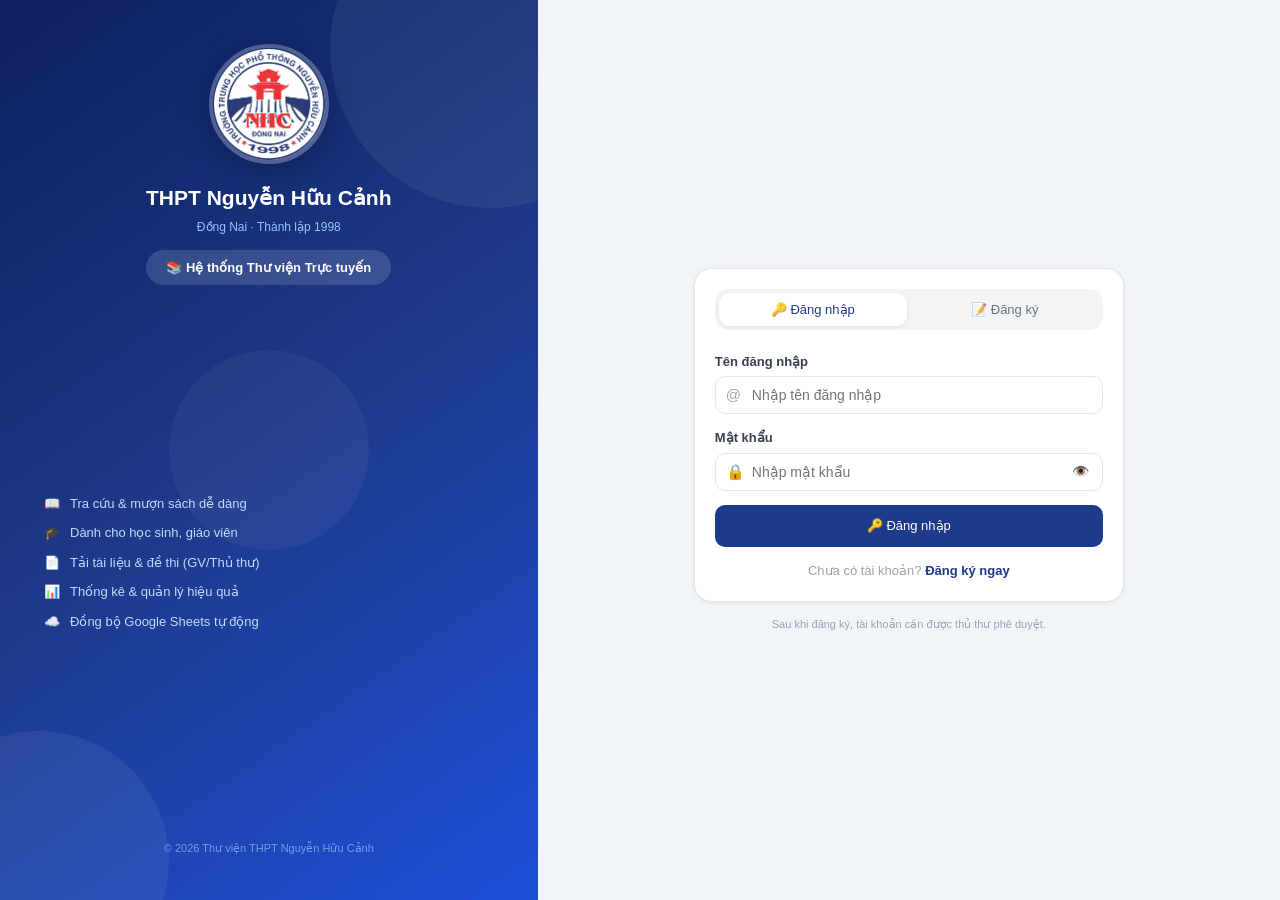
<file: index.html>
<!DOCTYPE html>
<html lang="vi">
<head>
  <meta charset="UTF-8">
  <meta name="viewport" content="width=device-width,initial-scale=1">
  <title>Thư viện THPT Nguyễn Hữu Cảnh</title>
  <link rel="icon" href="unnamed.jpg">
  <!-- Redirect ngay lập tức, không chờ JS -->
  <meta http-equiv="refresh" content="0; url=login.html">
</head>
<body>
<script>
  // Kiểm tra phiên đăng nhập trước khi redirect
  try {
    const ver  = localStorage.getItem('nhc4_dbver');
    const auth = localStorage.getItem('nhc4_auth');
    if (ver === 'nhc4_v3_2026' && auth) {
      // Đã đăng nhập → vào dashboard
      location.replace('dashboard.html');
    } else {
      // Chưa đăng nhập → vào login
      location.replace('login.html');
    }
  } catch(e) {
    location.replace('login.html');
  }
</script>
<noscript>
  <p>Vui lòng bật JavaScript để sử dụng hệ thống thư viện.</p>
  <a href="login.html">Nhấn đây để vào trang đăng nhập</a>
</noscript>
</body>
</html>
</file>
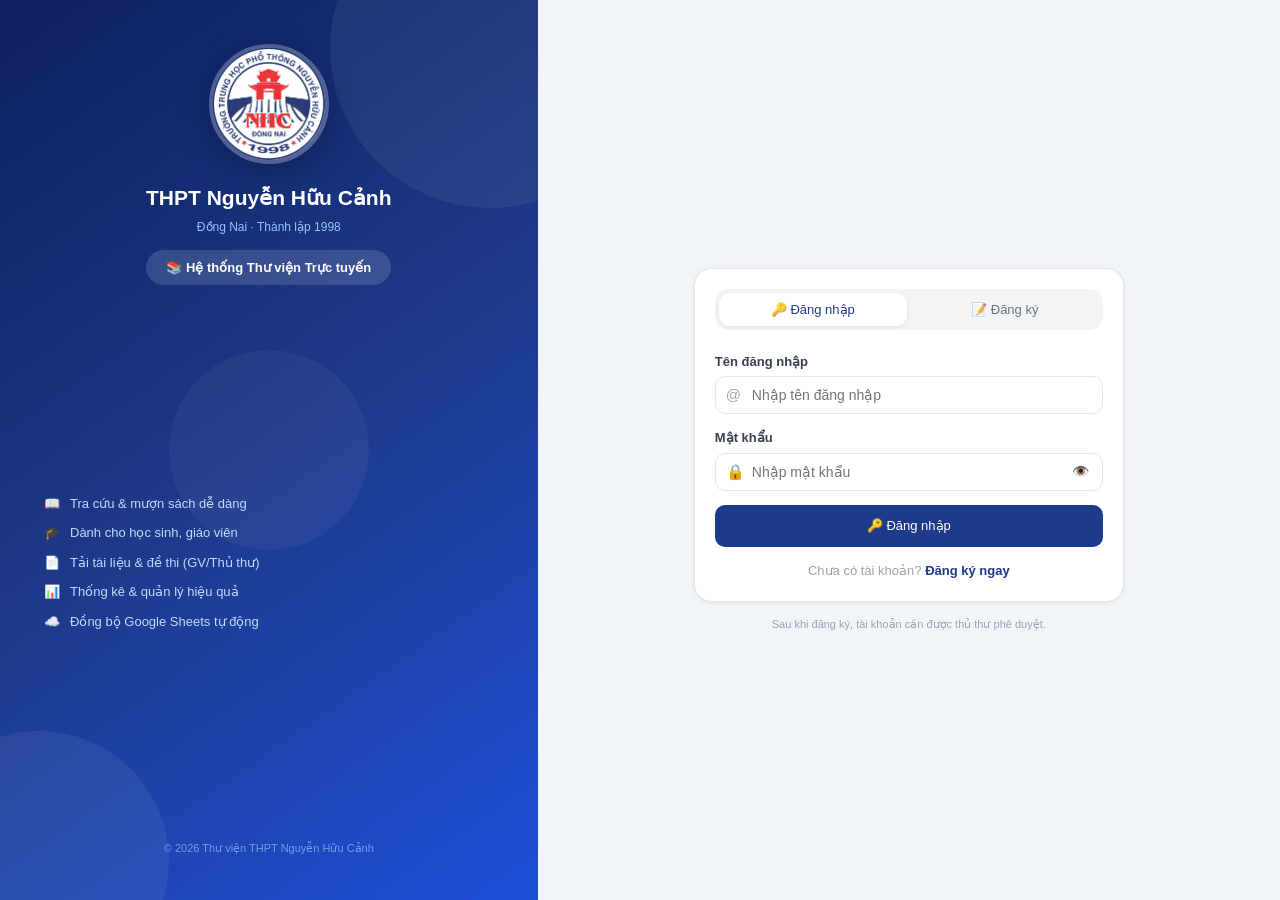
<file: books.html>
<!DOCTYPE html>
<html lang="vi">
<head>
  <meta charset="UTF-8"><meta name="viewport" content="width=device-width,initial-scale=1">
  <title>Sách — Thư viện NHC</title>
  <link rel="icon" href="unnamed.jpg">
  <link rel="stylesheet" href="style.css">
</head>
<body>
<div id="toast-container"></div>

<div class="app-wrap">
  <div id="sidebar-cnt"></div>
  <div class="main-area">
    <div id="topbar-cnt"></div>
    <main class="main-content" id="content"></main>
  </div>
</div>

<script src="script.js"></script>
<script>
initPage('books');

// ★ FIX: Dùng function thay biến cố định để luôn lấy role mới nhất
function getCurUser()  { return getCurrentUser(); }
function checkIsLib()  { var u = getCurUser(); return !!(u && u.role === 'librarian'); }

let searchQ = '', catFilter = 'all', showAddForm = false;

// ★ Sau khi cloud sync xong → render lại danh sách sách
function onSyncComplete() { render(); }

const CATS = ['all', 'SGK10', 'SGK11', 'SGK12', 'Truyện ngắn', 'Tiểu Thuyết', 'Truyện tranh', 'Kỹ năng sống', 'Khác'];

// ── CUSTOM CONFIRM MODAL (thay thế confirm() bị block) ──────────
function showDeleteConfirm(id) {
  var books = getBooks();
  // ★ FIX: Dùng String() để so sánh ID - tránh type mismatch (number vs string)
  var b = books.find(function(x) { return String(x.id) === String(id); });
  if (!b) { toast('Không tìm thấy sách!', 'error'); return; }

  // Xóa modal cũ nếu có
  var old = document.getElementById('del-modal');
  if (old) old.remove();

  var modal = document.createElement('div');
  modal.id = 'del-modal';
  modal.style.cssText = 'position:fixed;inset:0;z-index:9999;display:flex;align-items:center;justify-content:center;background:rgba(0,0,0,0.5);padding:16px';
  modal.innerHTML =
    '<div style="background:#fff;border-radius:16px;padding:28px 28px 20px;max-width:380px;width:100%;box-shadow:0 20px 60px rgba(0,0,0,0.25);text-align:center">' +
      '<div style="font-size:44px;margin-bottom:10px">🗑️</div>' +
      '<p style="font-size:16px;font-weight:700;color:#111827;margin-bottom:6px">Xác nhận xóa sách</p>' +
      '<p style="font-size:14px;color:#6B7280;margin-bottom:22px">Bạn có chắc muốn xóa sách<br>' +
        '<strong style="color:#DC2626">"' + b.title.replace(/</g,'&lt;') + '"</strong> không?<br>' +
        '<span style="font-size:12px">Hành động này không thể hoàn tác.</span></p>' +
      '<div style="display:flex;gap:10px;justify-content:center">' +
        '<button onclick="document.getElementById(\'del-modal\').remove()" ' +
          'style="padding:9px 22px;border-radius:8px;border:1.5px solid #D1D5DB;background:#fff;color:#374151;cursor:pointer;font-size:14px;font-weight:600">' +
          'Hủy' +
        '</button>' +
        '<button onclick="doDeleteBook(\'' + String(id).replace(/'/g,"\\'") + '\');document.getElementById(\'del-modal\').remove()" ' +
          'style="padding:9px 22px;border-radius:8px;border:none;background:#DC2626;color:#fff;cursor:pointer;font-size:14px;font-weight:600">' +
          '🗑️ Xóa sách' +
        '</button>' +
      '</div>' +
    '</div>';
  // Click ngoài để đóng
  modal.addEventListener('click', function(e) { if (e.target === modal) modal.remove(); });
  document.body.appendChild(modal);
}

function doDeleteBook(id) {
  var books = getBooks();
  // ★ FIX: Dùng String() để so sánh ID - tránh type mismatch (number vs string)
  var b = books.find(function(x) { return String(x.id) === String(id); });
  if (!b) { toast('Không tìm thấy sách!', 'error'); return; }

  // ★ Ghi nhớ ID đã xóa để ngăn cloud sync khôi phục lại
  if (typeof trackDeletedBook === 'function') trackDeletedBook(String(id));

  var newBooks = books.filter(function(x) { return String(x.id) !== String(id); });
  saveBooks(newBooks);
  toast('Đã xóa sách: "' + b.title + '"', 'success');
  render();
}

function render() {
  // ★ FIX: Tính lại isLib mỗi lần render để đảm bảo lấy đúng role
  var isLib = checkIsLib();
  var U = getCurUser();

  var books = getBooks();
  var borrows = getBorrows();
  var q = searchQ.toLowerCase();
  var filtered = books;
  if (q) filtered = filtered.filter(function(b){ return b.title.toLowerCase().includes(q)||b.author.toLowerCase().includes(q)||(b.category||'').toLowerCase().includes(q); });
  if (catFilter!=='all') filtered = filtered.filter(function(b){ return b.category===catFilter; });

  document.getElementById('content').innerHTML =
'<div class="page">' +
  '<div class="page-hd">' +
    '<h1>📚 Quản lý sách</h1>' +
    '<p>' + books.length + ' đầu sách · ' + filtered.length + ' kết quả hiển thị</p>' +
  '</div>' +
  (isLib && showAddForm ? addFormHtml() : '') +
  '<div class="toolbar">' +
    '<div class="sbox">' +
      '<svg width="15" height="15" viewBox="0 0 24 24" fill="none" stroke="currentColor" stroke-width="2"><circle cx="11" cy="11" r="8"/><line x1="21" y1="21" x2="16.65" y2="16.65"/></svg>' +
      '<input type="text" id="sBooks" placeholder="Tìm tiêu đề, tác giả, thể loại..." value="' + esc(searchQ) + '" oninput="onSearch(this.value)">' +
    '</div>' +
    (isLib ? '<button class="btn btn-primary" onclick="toggleAddForm()">' + (showAddForm ? '✕ Đóng' : '➕ Thêm sách') + '</button>' : '') +
  '</div>' +
  '<div class="filter-tabs">' +
    CATS.map(function(c){ return '<button class="ftab' + (catFilter===c?' active':'') + '" onclick="setCat(\'' + c + '\')">' + (c==='all'?'Tất cả ('+books.length+')':c) + '</button>'; }).join('') +
  '</div>' +
  '<div id="books-grid" class="books-grid">' +
    (filtered.length===0
      ? '<div class="empty-books" style="grid-column:1/-1;padding:48px;text-align:center;background:white;border:2px dashed var(--border);border-radius:var(--r-xl);color:var(--text-xs)">' +
          '<p style="font-size:40px;margin-bottom:8px">📚</p>' +
          '<p style="font-size:15px;font-weight:600;color:var(--text-m);margin-bottom:4px">Không tìm thấy sách phù hợp</p>' +
        '</div>'
      : filtered.map(function(b) {
          var myActive = U && U.role !== 'librarian' && borrows.some(function(r){ return r.bookId === b.id && r.userId === U.id && (r.status === 'borrowed' || r.status === 'overdue'); });
          return bookCardHtml(b, myActive, isLib);
        }).join('')) +
  '</div>' +
'</div>';

  setTimeout(function(){ var el=document.getElementById('sBooks'); if(el&&searchQ)el.focus(); },0);
}

function addFormHtml() {
  return '<div class="card" style="max-width:620px;margin-bottom:20px">' +
    '<div class="card-hd">➕ Thêm sách mới</div>' +
    '<form class="frm" onsubmit="handleAddBook(event)">' +
      '<div class="frm-row">' +
        '<div class="field"><label>Tiêu đề <span class="req">*</span></label><input type="text" id="ab-title" placeholder="Tên sách" required></div>' +
        '<div class="field"><label>Tác giả <span class="req">*</span></label><input type="text" id="ab-author" placeholder="Tác giả" required></div>' +
      '</div>' +
      '<div class="frm-row">' +
        '<div class="field"><label>Thể loại</label>' +
          '<select id="ab-cat">' + CATS.slice(1).map(function(c){ return '<option>'+c+'</option>'; }).join('') + '</select>' +
        '</div>' +
        '<div class="field"><label>Số lượng <span class="req">*</span></label><input type="number" id="ab-qty" value="1" min="1" max="999" required></div>' +
      '</div>' +
      '<div class="field"><label>Nhà xuất bản</label><input type="text" id="ab-pub" placeholder="NXB Giáo dục..."></div>' +
      '<div class="field"><label>Ảnh bìa (URL)</label>' +
        '<input type="text" id="ab-cover" placeholder="https://images.unsplash.com/...">' +
      '</div>' +
      '<div class="field"><label>Tài liệu PDF (Link đọc online)</label>' +
        '<input type="text" id="ab-pdf" placeholder="Dán link PDF hoặc Google Drive...">' +
      '</div>' +
      '<div style="display:flex;gap:10px;margin-top:10px">' +
        '<button type="submit" class="btn btn-primary">💾 Lưu sách</button>' +
        '<button type="button" class="btn btn-ghost" onclick="toggleAddForm()">Hủy</button>' +
      '</div>' +
    '</form>' +
  '</div>';
}

// ★ FIX: Nhận isLib làm tham số thay vì dùng biến toàn cục
function bookCardHtml(b, myActive, isLib) {
  var cc = (typeof CAT_COLORS !== 'undefined' && CAT_COLORS[b.category]) || {bg:'#F3F4F6', c:'#374151'};
  var hasRealCover = b.cover && b.cover.startsWith('http');
  var coverHtml = hasRealCover
    ? '<img src="' + esc(b.cover) + '" alt="' + esc(b.title) + '" loading="lazy" style="width:100%;height:100%;object-fit:cover;" onerror="this.outerHTML=\'<div style=\\\'width:100%;height:100%;display:flex;align-items:center;justify-content:center;font-size:48px;background:linear-gradient(135deg,#EFF6FF,#DBEAFE)\\\'>📚</div>\'">'
    : '<div style="width:100%;height:100%;display:flex;align-items:center;justify-content:center;font-size:48px;background:linear-gradient(135deg,#EFF6FF,#DBEAFE)">📚</div>';

  // Nút xóa - chỉ hiện cho librarian
  var deleteBtn = isLib
    ? '<button class="btn btn-sm btn-danger" onclick="showDeleteConfirm(\'' + String(b.id).replace(/'/g,"\\'") + '\')" title="Xóa sách" style="background:#FEE2E2;color:#DC2626;border:1px solid #FECACA">🗑️ Xóa</button>'
    : '';

  return '<div class="book-card">' +
    '<div class="book-cover">' +
      coverHtml +
      (b.avail === 0 ? '<div class="book-out-overlay"><span>Hết sách</span></div>' : '') +
    '</div>' +
    '<div class="book-info">' +
      '<p class="book-title">' + esc(b.title) + '</p>' +
      '<p class="book-author">' + esc(b.author) + '</p>' +
      '<div class="book-meta">' +
        '<span class="cat-tag" style="background:' + cc.bg + ';color:' + cc.c + '">' + esc(b.category) + '</span>' +
        '<span class="book-avail">Còn ' + b.avail + '/' + b.qty + '</span>' +
      '</div>' +
      '<div class="book-actions">' +
        (b.avail > 0 && (isLib || !myActive) ? '<button class="btn btn-sm" onclick="borrowBook(\'' + b.id + '\')" style="background:#EFF6FF;color:#1E40AF;border:1px solid #BFDBFE">📖 Mượn</button>' : '') +
        (b.pdf ? '<a href="' + esc(b.pdf) + '" target="_blank" class="btn btn-sm" style="background:#ECFDF5;color:#047857;border:1px solid #A7F3D0;text-decoration:none;display:inline-flex;align-items:center;justify-content:center">👁️ Đọc online</a>' : '') +
        deleteBtn +
      '</div>' +
    '</div>' +
  '</div>';
}

function onSearch(v) { searchQ=v; renderGrid(); }
function setCat(c)   { catFilter=c; render(); }
function toggleAddForm() { showAddForm=!showAddForm; render(); }

function renderGrid() {
  var isLib = checkIsLib();
  var U = getCurUser();
  var books = getBooks();
  var borrows = getBorrows();
  var q = searchQ.toLowerCase();
  var filtered = books;
  if (q) filtered = filtered.filter(function(b){ return b.title.toLowerCase().includes(q)||b.author.toLowerCase().includes(q)||(b.category||'').toLowerCase().includes(q); });
  if (catFilter!=='all') filtered = filtered.filter(function(b){ return b.category===catFilter; });
  var grid = document.getElementById('books-grid');
  if (grid) {
    grid.innerHTML = filtered.length === 0
      ? '<div class="empty-books" style="grid-column:1/-1;padding:32px;text-align:center;">📭 Không tìm thấy sách phù hợp</div>'
      : filtered.map(function(b) {
          var myActive = U && U.role !== 'librarian' && borrows.some(function(r){ return r.bookId === b.id && r.userId === U.id && (r.status === 'borrowed' || r.status === 'overdue'); });
          return bookCardHtml(b, myActive, isLib);
        }).join('');
  }
}

function handleAddBook(e) {
  e.preventDefault();
  var title  = document.getElementById('ab-title').value.trim();
  var author = document.getElementById('ab-author').value.trim();
  var cat    = document.getElementById('ab-cat').value;
  var qty    = parseInt(document.getElementById('ab-qty').value)||1;
  var pub    = document.getElementById('ab-pub').value.trim();
  var cover  = document.getElementById('ab-cover').value.trim();
  var pdf    = document.getElementById('ab-pdf').value.trim();
  if (!title || !author) { toast('Vui lòng nhập tiêu đề và tác giả','error'); return; }
  var books = getBooks();
  var b = {
    id:'b'+Date.now(), title:title, author:author, category:cat||'Khác',
    qty:qty, avail:qty, publisher:pub, cover:cover||'',
    pdf:pdf, addedDate:todayStr(), bCount:0
  };
  books.push(b);
  saveBooks(books);
  toast('Đã thêm sách: "' + b.title + '"', 'success');
  showAddForm = false;
  render();
}

function deleteBook(id) { showDeleteConfirm(id); }

function borrowBook(bookId) {
  sessionStorage.setItem('quick_borrow_book', bookId);
  location.href = 'borrow.html';
}

render();
</script>
</body>
</html>
</file>
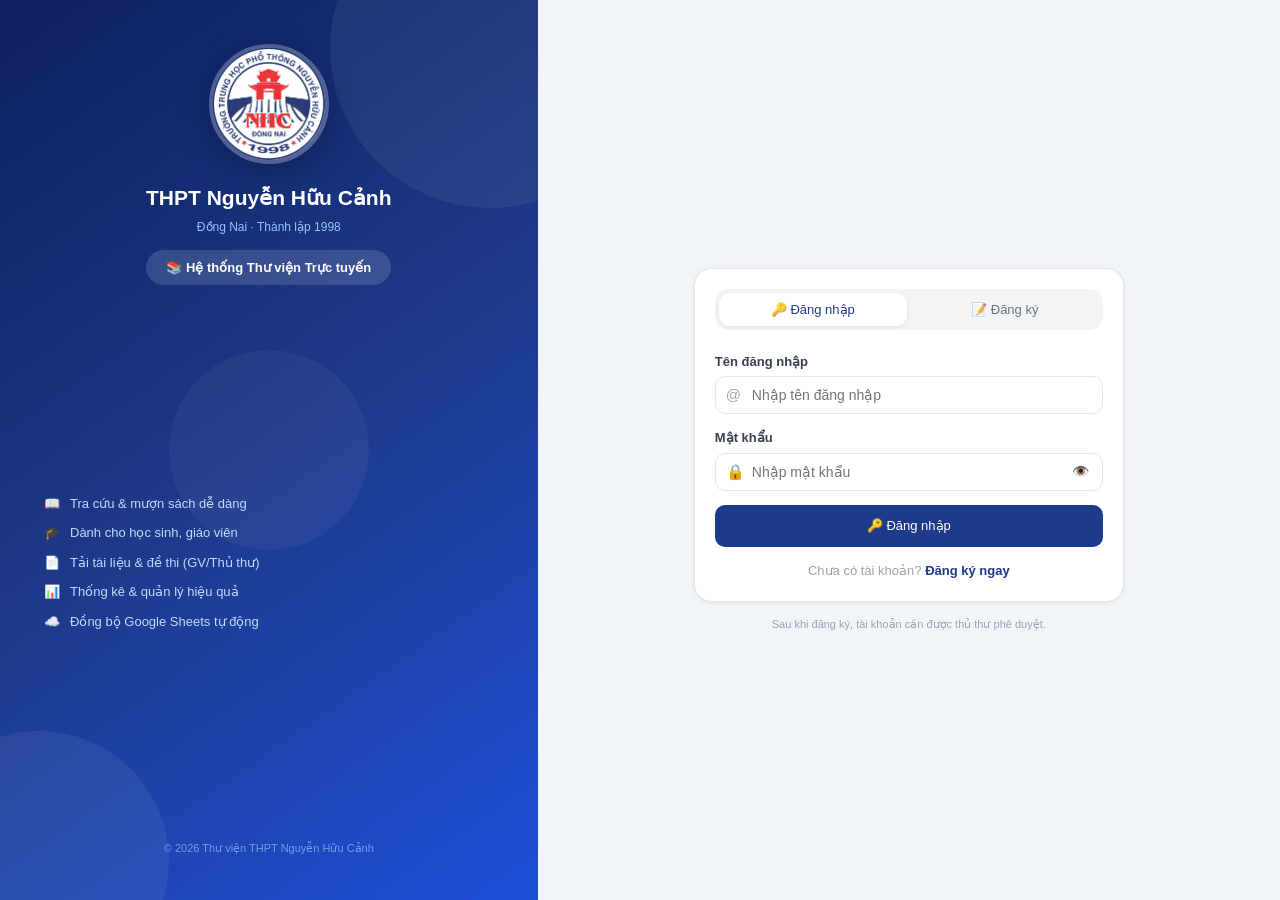
<file: borrow.html>
<!DOCTYPE html>
<html lang="vi">
<head>
  <meta charset="UTF-8">
  <meta name="viewport" content="width=device-width,initial-scale=1">
  <title>Mượn / Trả — Thư viện NHC</title>
  <link rel="icon" href="unnamed.jpg">
  <link rel="stylesheet" href="style.css">
</head>
<body>
<div id="toast-container"></div>

<div class="app-wrap">
  <div id="sidebar-cnt"></div>
  <div class="main-area">
    <div id="topbar-cnt"></div>
    <main class="main-content" id="content"></main>
  </div>
</div>

<script src="script.js"></script>
<script>
// Khởi tạo trang và kiểm tra quyền
initPage('borrow', ['librarian', 'student', 'học sinh']);

const U = getCurrentUser(); 
const isLib = (U && U.role === 'librarian');

// --- SỬA LỖI: Nếu có sách đợi mượn từ trang Books, luôn mở tab 'new' ---
const quickBook = sessionStorage.getItem('quick_borrow_book');
let tabActive = (isLib || quickBook) ? 'new' : 'my'; 

if (quickBook) { sessionStorage.removeItem('quick_borrow_book'); }

let searchQ   = '';
let selUser   = null;     
let statusFlt = 'active'; 

function render() {
  const borrows = getBorrows();
  const books   = getBooks();
  const users   = getUsers();

  const active   = borrows.filter(r=>r.status==='borrowed').length;
  const overdue  = borrows.filter(r=>r.status==='overdue').length;

  // --- SỬA LỖI: Thêm tab "Mượn sách" cho cả Học sinh ---
  let tabsHtml = `
    <div class="tab-bar">
      <button class="tab-btn${tabActive==='new'?' active':''}" onclick="setTab('new')">➕ Mượn sách mới</button>
      <button class="tab-btn${tabActive==='my' || tabActive==='list'?' active':''}" 
              onclick="setTab('${isLib?'list':'my'}')">${isLib?'📋 Quản lý mượn trả':'📖 Sách đang mượn'}</button>
      <button class="tab-btn${tabActive==='history'?' active':''}" onclick="setTab('history')">📜 Lịch sử</button>
    </div>`;

  let bodyHtml = '';
  
  // TAB LẬP PHIẾU (Dùng chung cho cả Thủ thư và Học sinh)
  if (tabActive === 'new') {
    const availBooks = books.filter(b => b.avail > 0);
    bodyHtml = `
    <div class="card" style="max-width:520px">
      <div class="card-hd">📝 Lập phiếu mượn sách</div>
      <form class="frm" onsubmit="handleBorrow(event)">
        <div class="field">
          <label>Sách mượn <span class="req">*</span></label>
          <select id="br-book" required>
            <option value="">-- Chọn sách muốn mượn --</option>
            ${availBooks.map(b => `<option value="${b.id}" ${quickBook === b.id ? 'selected' : ''}>${esc(b.title)} (${esc(b.author)}) — Còn: ${b.avail}</option>`).join('')}
          </select>
        </div>
        
        <div class="field">
          <label>Người mượn</label>
          ${isLib ? `
            <div class="usearch-wrap">
              <div class="iw"><span class="ii">👤</span>
                <input type="text" id="uSearch" placeholder="Tìm tên hoặc số hiệu..." autocomplete="off" oninput="onUserSearch(this.value)">
              </div>
              <div id="uDrop" class="usearch-drop"></div>
              <div id="selUserBox"></div>
              <input type="hidden" id="br-user">
            </div>
          ` : `
            <div class="sel-user-card" style="background:#F3F4F6">
              <div class="avatar avatar-sm" style="background:var(--p-primary);color:white">${U.name.charAt(0)}</div>
              <div style="flex:1"><b>${esc(U.name)}</b> <br> <small>Số hiệu: ${esc(U.studentId)}</small></div>
              <input type="hidden" id="br-user" value="${U.id}">
            </div>
          `}
        </div>

        <div class="frm-row">
          <div class="field"><label>Ngày mượn</label><input type="date" id="br-date" value="${todayStr()}" ${!isLib?'readonly':''}></div>
          <div class="field"><label>Hạn trả</label><input type="date" id="br-due" value="${defDue()}"></div>
        </div>
        <div class="field"><label>Ghi chú</label><input type="text" id="br-note" placeholder="Lý do mượn,thông tin người lấy hộ..."></div>
        <button type="submit" class="btn btn-primary btn-full">✅ Xác nhận mượn</button>
      </form>
    </div>`;
  } 
  else if (tabActive === 'list' && isLib) {
   let list = borrows.filter(r => r.status === 'borrowed' || r.status === 'overdue' || r.status === 'pending');
    if (searchQ) {
      const sq = searchQ.toLowerCase();
      list = list.filter(r => {
        const b = books.find(x => x.id === r.bookId);
        const u = users.find(x => x.id === r.userId);
        return (b?.title||'').toLowerCase().includes(sq) || (u?.name||'').toLowerCase().includes(sq) || (u?.studentId||'').includes(sq);
      });
    }
    bodyHtml = `<div class="toolbar"><div class="sbox"><input type="text" placeholder="Tìm sách, người mượn..." oninput="searchQ=this.value;render()"></div></div>` + borrowTableHtml(list, books, users, true);
  } 
  else if (tabActive === 'my') {
    let list = borrows.filter(r => r.userId === U.id && (r.status === 'borrowed' || r.status === 'overdue' || r.status === 'pending'));
    bodyHtml = borrowTableHtml(list, books, users, false);
  } 
  else if (tabActive === 'history') {
    const myId = isLib ? null : U.id;
    let list = borrows.filter(r => r.status === 'returned' && (isLib || r.userId === myId));
    bodyHtml = borrowTableHtml(list, books, users, false);
  }

  document.getElementById('content').innerHTML = `
  <div class="page">
    <div class="page-hd"><h1>🔄 Mượn / Trả sách</h1></div>
    ${tabsHtml}
    ${bodyHtml}
  </div>`;

  if (tabActive === 'new' && isLib) renderSelUser();
}

function borrowTableHtml(list, books, users, canReturn) {
  if (list.length === 0) return '<div class="empty-state">📋 Không có dữ liệu</div>';
  return `<div class="tbl-wrap"><table class="tbl">
   <thead><tr><th>Sách</th><th>Người mượn</th><th>Ngày mượn</th><th>Hạn trả</th><th>Ngày trả</th><th>Trạng thái</th>${canReturn?'<th>Thao tác</th>':''}</tr></thead>
    <tbody>
    ${list.map(r => {
      const b = books.find(x => x.id === r.bookId);
      const u = users.find(x => x.id === r.userId);
      return `<tr>
        <td><b>${esc(b?.title||'---')}</b></td>
        <td><b>${esc(u?.name||'N/A')}</b><br><small>Số hiệu: ${esc(u?.studentId||'')}</small></td>
        <td>${fmtD(r.borrowDate)}</td>
        <td>${fmtD(r.dueDate)}</td>
       <td>${fmtD(r.returnDate)}</td>
        <td>${statusBadge(r.status)}</td>
       ${canReturn ? `
  <td>
    ${r.status === 'pending' ? 
      `<button class="btn btn-sm btn-primary" style="background:#2563eb; color:white; border:none; padding:4px 8px; border-radius:4px; cursor:pointer;" onclick="approveBorrow('${r.id}')">✔️ Duyệt</button>` : 
      `<button class="btn btn-sm btn-success" onclick="returnBook('${r.id}')">✅ Trả sách</button>`
    }
  </td>` : ''}
      </tr>`;
    }).join('')}
    </tbody></table></div>`;
}

// Logic xử lý
function setTab(t) { tabActive = t; selUser = null; render(); }

function onUserSearch(v) {
  const drop = document.getElementById('uDrop');
  if (v.length < 1) { drop.style.display = 'none'; return; }
  const filtered = getUsers().filter(u => u.role !== 'librarian' && (u.name.toLowerCase().includes(v.toLowerCase()) || u.studentId.includes(v)));
  drop.innerHTML = filtered.map(u => `<div class="drop-item" onclick="selectUser('${u.id}')"><b>${esc(u.name)}</b> (${u.studentId})</div>`).join('');
  drop.style.display = 'block';
}

function selectUser(id) {
  selUser = getUsers().find(x => x.id === id);
  document.getElementById('uDrop').style.display = 'none';
  renderSelUser();
}

function renderSelUser() {
  const box = document.getElementById('selUserBox'), hid = document.getElementById('br-user');
  if (!selUser) { box.innerHTML = ''; hid.value = ''; return; }
  hid.value = selUser.id;
  box.innerHTML = `<div class="sel-user-card"><b>${esc(selUser.name)}</b> (${selUser.studentId}) <span onclick="selUser=null;renderSelUser()">✕</span></div>`;
}

function handleBorrow(e) {
  e.preventDefault();
  const bid = document.getElementById('br-book').value;
  const uid = document.getElementById('br-user').value;
  if (!bid || !uid) { toast('Vui lòng chọn đầy đủ thông tin','error'); return; }

  const borrows = getBorrows(), books = getBooks();
  const b = books.find(x => x.id === bid);
  const u = getUsers().find(x => x.id === uid);

  const r = { id:'r'+Date.now(), bookId:bid, userId:uid, borrowDate:document.getElementById('br-date').value, dueDate:document.getElementById('br-due').value, returnDate:'', status:'pending', note:document.getElementById('br-note').value };
  
  borrows.push(r);
  saveBorrows(borrows);
  saveBooks(books);

  // Gửi Google Sheets
  gsPost(GS.BORROW, { action:'BORROW', bookTitle:b.title, borrowerName:u.name, borrowerCode:u.studentId, borrowDate:r.borrowDate, processedBy:U.name });
  toast('✅ Đã đăng ký mượn sách thành công!', 'success');
  setTab(isLib ? 'list' : 'my');

}
  function approveBorrow(rid) {
  const borrows = getBorrows(), books = getBooks();
  const r = borrows.find(x => x.id === rid);
  if (!r) return;

  const b = books.find(x => x.id === r.bookId);
  if (b && b.avail > 0) {
    r.status = 'borrowed';
    b.avail--; // Chỉ khi duyệt mới trừ sách trong kho
    saveBorrows(borrows);
    saveBooks(books);
    toast('✅ Đã duyệt yêu cầu mượn!', 'success');
    render();
  } else {
    toast('❌ Sách đã hết, không thể duyệt!', 'error');
  }
}
function returnBook(rid) {
  const borrows = getBorrows(), books = getBooks();
  const r = borrows.find(x => x.id === rid);

  if (!r) return;

  // Chặn không cho trả nếu sách chưa được duyệt mượn
  if (r.status === 'pending') {
    alert('Phiếu này đang chờ xử lý, không thể thực hiện trả sách!');
    return;
  }

  if (!confirm('Xác nhận khách đã trả sách?')) return;

  const b = books.find(x => x.id === r.bookId);
  r.status = 'returned'; 
  r.returnDate = todayStr();

  if (b) b.avail = Math.min(b.qty, b.avail + 1);

  saveBorrows(borrows); 
  saveBooks(books);

  gsPost(GS.BORROW, { action:'RETURN', bookTitle:b?.title, returnDate:r.returnDate });
  render();
}
render();
</script>
</body>
</html>
</file>
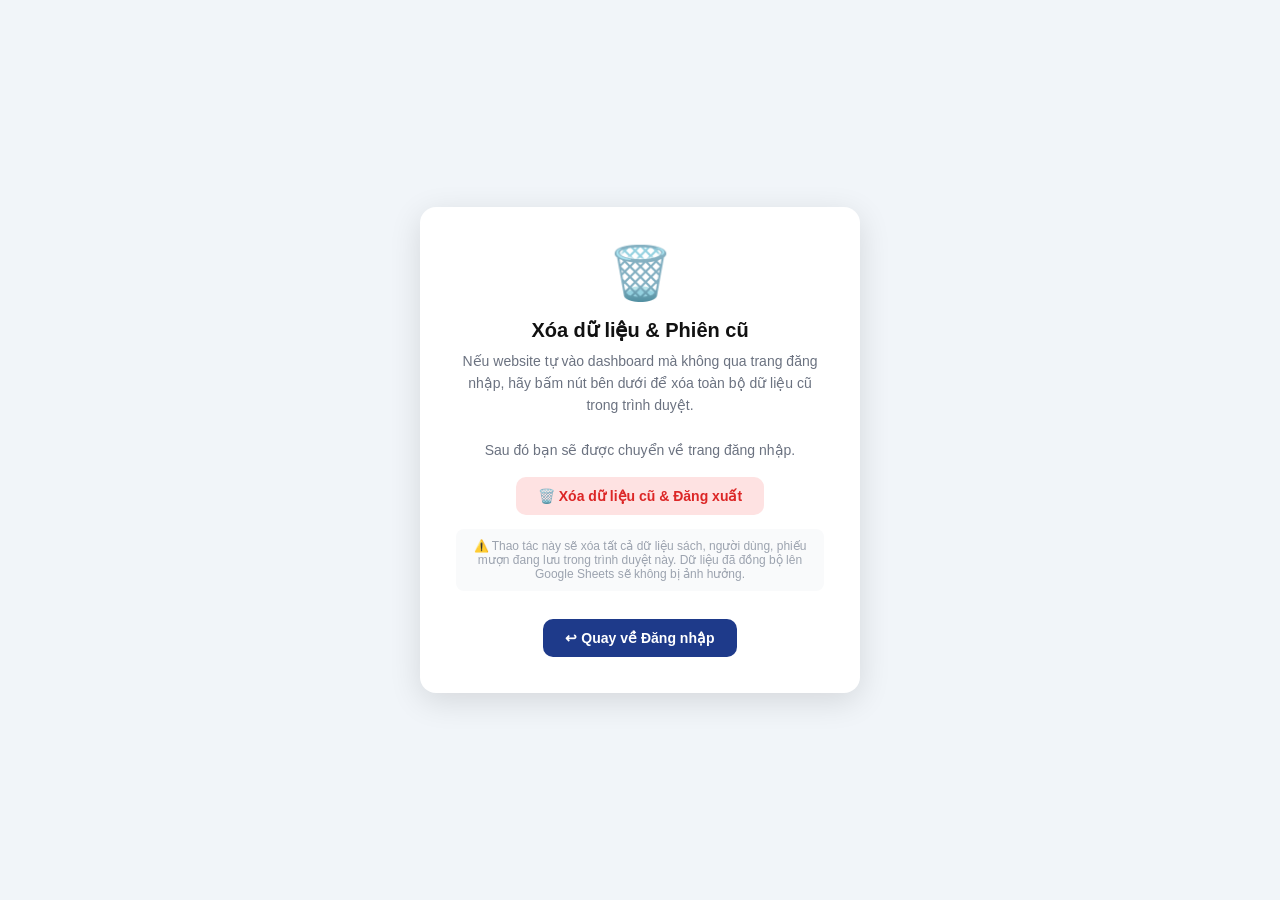
<file: clear_data.html>
<!DOCTYPE html>
<html lang="vi">
<head>
  <meta charset="UTF-8">
  <title>Xóa dữ liệu cũ — Thư viện NHC</title>
  <style>
    *{box-sizing:border-box;margin:0;padding:0}
    body{font-family:-apple-system,BlinkMacSystemFont,'Segoe UI',sans-serif;background:#F1F5F9;display:flex;align-items:center;justify-content:center;min-height:100vh;padding:20px}
    .box{background:white;border-radius:16px;padding:36px;max-width:440px;width:100%;box-shadow:0 8px 32px rgba(0,0,0,.12);text-align:center}
    h2{font-size:20px;color:#111;margin-bottom:8px}
    p{font-size:14px;color:#6B7280;line-height:1.6;margin-bottom:16px}
    .btn{display:inline-flex;align-items:center;gap:8px;padding:11px 22px;border-radius:10px;font-size:14px;font-weight:600;cursor:pointer;border:none;transition:background .15s;text-decoration:none}
    .btn-danger{background:#FEE2E2;color:#DC2626}
    .btn-danger:hover{background:#FECACA}
    .btn-primary{background:#1E3A8A;color:white;margin-top:10px}
    .btn-primary:hover{background:#1e40af}
    .icon{font-size:52px;margin-bottom:14px}
    .note{font-size:12px;color:#9CA3AF;margin-top:14px;padding:10px;background:#F9FAFB;border-radius:8px}
    .done{display:none;color:#059669;font-size:14px;font-weight:600;margin-top:12px}
  </style>
</head>
<body>
<div class="box">
  <div class="icon">🗑️</div>
  <h2>Xóa dữ liệu & Phiên cũ</h2>
  <p>
    Nếu website tự vào dashboard mà không qua trang đăng nhập,
    hãy bấm nút bên dưới để xóa toàn bộ dữ liệu cũ trong trình duyệt.
    <br><br>
    Sau đó bạn sẽ được chuyển về trang đăng nhập.
  </p>
  <button class="btn btn-danger" onclick="doClear()">🗑️ Xóa dữ liệu cũ &amp; Đăng xuất</button>
  <div class="done" id="done">✅ Đã xóa! Đang chuyển về trang đăng nhập...</div>
  <div class="note">
    ⚠️ Thao tác này sẽ xóa tất cả dữ liệu sách, người dùng, phiếu mượn đang lưu trong trình duyệt này.
    Dữ liệu đã đồng bộ lên Google Sheets sẽ không bị ảnh hưởng.
  </div>
  <br>
  <a class="btn btn-primary" href="login.html">↩ Quay về Đăng nhập</a>
</div>
<script>
function doClear() {
  const keys = [
    'nhc4_books','nhc4_users','nhc4_borrows','nhc4_docs',
    'nhc4_pwd','nhc4_auth','nhc4_feedbacks','nhc4_config','nhc4_dbver'
  ];
  keys.forEach(k => localStorage.removeItem(k));
  document.getElementById('done').style.display = 'block';
  setTimeout(() => location.href = 'login.html', 1500);
}
</script>
</body>
</html>
</file>
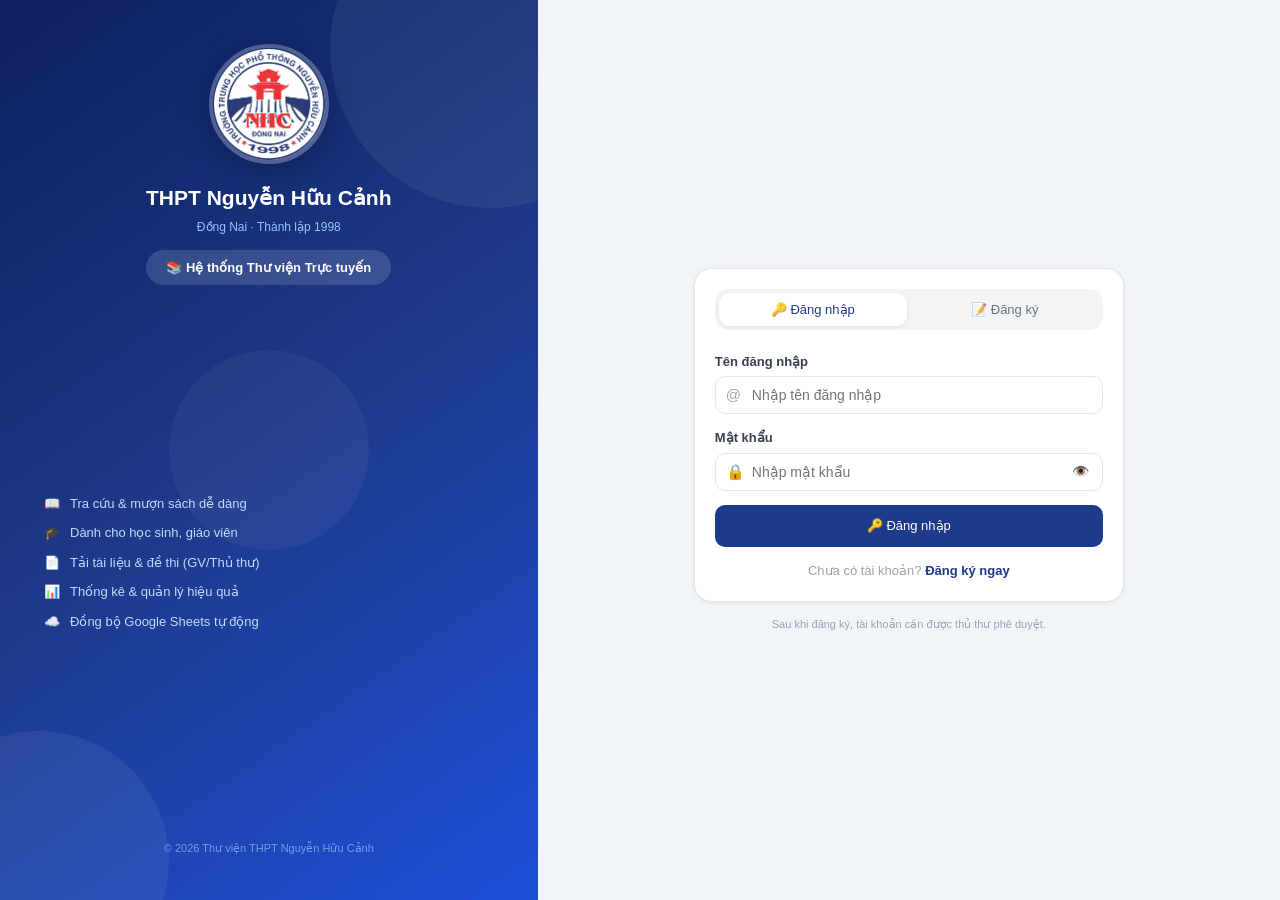
<file: dashboard.html>
<!DOCTYPE html>
<html lang="vi">
<head>
  <meta charset="UTF-8"><meta name="viewport" content="width=device-width,initial-scale=1">
  <title>Trang chủ — Thư viện NHC</title>
  <link rel="icon" href="unnamed.jpg">
  <link rel="stylesheet" href="style.css">
  <style>
    .empty-books{
      grid-column:1/-1;
      padding:40px 20px;
      text-align:center;
      background:white;
      border:2px dashed var(--border);
      border-radius:var(--r-xl);
      color:var(--text-xs);
      line-height:2;
    }
    .empty-books span{ font-size:40px;display:block;margin-bottom:6px }
    .book-cover-placeholder{
      width:100%;height:100%;
      display:flex;align-items:center;justify-content:center;
      font-size:48px;
      background:linear-gradient(135deg,#EFF6FF,#DBEAFE);
    }
    .empty-side-state {
  display: flex;
  flex-direction: column;
  align-items: center;
  justify-content: center;
  padding: 40px 20px;
  background: #f8fafc;
  border: 1px dashed #cbd5e1;
  border-radius: 12px;
  color: #64748b;
  text-align: center;
}
.empty-side-state span {
  font-size: 32px;
  margin-bottom: 8px;
}
  </style>
</head>
<body>
<div id="toast-container"></div>

<div class="app-wrap">
  <div id="sidebar-cnt"></div>
  <div class="main-area">
    <div id="topbar-cnt"></div>
    <main class="main-content" id="content"></main>
  </div>
</div>

<script src="script.js"></script>
<script>
initPage('dashboard');
const U = getCurrentUser();

// ★ Sau khi cloud sync xong → render lại trang chủ
function onSyncComplete() { render(); }

function render() {
  const books   = getBooks();
  const users   = getUsers();
  const borrows = getBorrows();

  /* ── Thống kê thực — chỉ từ dữ liệu localStorage (đồng bộ GS) ── */
  const totalBooks     = books.length;
  const totalQty       = books.reduce((s,b)=>s+b.qty,0);
  const activeBorrows  = borrows.filter(r=>r.status==='borrowed').length;
  const overdue        = borrows.filter(r=>r.status==='overdue').length;
  const approvedUsers  = users.filter(u=>u.status==='approved').length;
  const pendingUsers   = users.filter(u=>u.status==='pending').length;
  const myBorrows      = U.role!=='librarian'
    ? borrows.filter(r=>r.userId===U.id && (r.status==='borrowed'||r.status==='overdue'))
    : [];

  const statsData = U.role==='librarian'
    ? [
        { label:'Đầu sách',   val:totalBooks,    color:'#1E40AF', bg:'#DBEAFE', icon:'📚', sub:'đầu sách'   },
        { label:'Đang mượn',  val:activeBorrows, color:'#D97706', bg:'#FEF3C7', icon:'📖', sub:'phiếu'      },
        { label:'Quá hạn',    val:overdue,       color:'#DC2626', bg:'#FEE2E2', icon:'⚠️',  sub:'phiếu'      },
        { label:'Người dùng', val:approvedUsers, color:'#059669', bg:'#D1FAE5', icon:'👥', sub:'tài khoản'  },
        { label:'Chờ duyệt',  val:pendingUsers,  color:'#7C3AED', bg:'#EDE9FE', icon:'⏳', sub:'tài khoản'  },
      ]
    : [
        { label:'Đầu sách',       val:totalBooks,          color:'#1E40AF', bg:'#DBEAFE', icon:'📚', sub:'trong thư viện' },
        { label:'Tôi đang mượn',  val:myBorrows.length,    color:'#D97706', bg:'#FEF3C7', icon:'📖', sub:'cuốn sách'      },
        { label:'Sách có sẵn',    val:books.filter(b=>b.avail>0).length, color:'#059669', bg:'#D1FAE5', icon:'✅', sub:'có thể mượn'  },
        { label:'Thể loại',       val:new Set(books.map(b=>b.category)).size, color:'#7C3AED', bg:'#EDE9FE', icon:'🏷️', sub:'thể loại' },
      ];

  /* ── Sách mới / phổ biến ── */
  // ★ FIX: Dùng || '' để tránh lỗi localeCompare khi addedDate undefined
  const newBooks     = [...books].sort((a,b)=>(b.addedDate||'').localeCompare(a.addedDate||'')).slice(0,4);
  const popularBooks = [...books].sort((a,b)=>(b.bCount||0)-(a.bCount||0)).slice(0,4);

  /* ── Bảng sách đang mượn (HS/GV) ── */
  const myBorrowTableHtml = (U.role!=='librarian' && myBorrows.length>0) ? `
  <div>
    <div class="sec-hd">
      <h2>📖 Sách tôi đang mượn</h2>
      <span class="see-all" onclick="location.href='borrow.html'">Xem tất cả</span>
    </div>
    <div class="tbl-wrap"><table class="tbl">
      <thead><tr><th>Sách</th><th>Ngày mượn</th><th>Hạn trả</th><th>Trạng thái</th></tr></thead>
      <tbody>${myBorrows.map(r=>{
        const b = books.find(x=>x.id===r.bookId);
        return `<tr>
          <td><p class="fw">${esc(b?.title||'—')}</p><small style="color:#9CA3AF">${esc(b?.author||'')}</small></td>
          <td style="color:#6B7280">${fmtD(r.borrowDate)}</td>
          <td style="color:${r.status==='overdue'?'#DC2626':'#6B7280'}">${fmtD(r.dueDate)}</td>
          <td>${statusBadge(r.status)}</td>
        </tr>`;
      }).join('')}</tbody>
    </table></div>
  </div>` : '';

  /* ── Gợi ý hành động cho thủ thư mới ── */
  const quickStartHtml = (U.role==='librarian' && totalBooks===0) ? `
  <div class="card" style="border-left:4px solid #1E3A8A;background:#EFF6FF">
    <div class="card-hd" style="color:#1E40AF">🚀 Bắt đầu nhanh</div>
    <div style="display:flex;flex-direction:column;gap:10px">
      <div style="display:flex;align-items:center;gap:12px;font-size:13px">
        <span style="font-size:20px">1️⃣</span>
        <div><strong>Thêm sách vào thư viện</strong><br><span style="color:#6B7280">Vào trang <a href="books.html" style="color:#1E3A8A;font-weight:600">Sách</a> → nhấn "Thêm sách"</span></div>
      </div>
      <div style="display:flex;align-items:center;gap:12px;font-size:13px">
        <span style="font-size:20px">2️⃣</span>
        <div><strong>Duyệt tài khoản học sinh / giáo viên</strong><br><span style="color:#6B7280">Vào <a href="users.html" style="color:#1E3A8A;font-weight:600">Người dùng</a> để duyệt đăng ký</span></div>
      </div>
      <div style="display:flex;align-items:center;gap:12px;font-size:13px">
        <span style="font-size:20px">3️⃣</span>
        <div><strong>Lập phiếu mượn</strong><br><span style="color:#6B7280">Vào <a href="borrow.html" style="color:#1E3A8A;font-weight:600">Mượn / Trả</a> → tab "Lập phiếu mượn"</span></div>
      </div>
    </div>
  </div>` : '';

  document.getElementById('content').innerHTML = `
<div class="page">
  <div class="page-hd">
    <h1>👋 Xin chào, ${esc(U.name)}!</h1>
    <p>Tổng quan hệ thống thư viện THPT Nguyễn Hữu Cảnh</p>
  </div>

  <!-- ⚠️ CẢNH BÁO TIỀN PHẠT (chỉ hiện cho học sinh/giáo viên có khoản nợ) -->
  ${renderFineWarning()}

  <!-- Stats -->
  <div class="stats-grid">
    ${statsData.map(s=>`
    <div class="stat-card">
      <div class="stat-icon" style="background:${s.bg}">${s.icon}</div>
      <div>
        <p class="stat-label">${s.label}</p>
        <p class="stat-val" style="color:${s.color}">${s.val}</p>
        <p style="font-size:11px;color:#9CA3AF">${s.sub}</p>
      </div>
    </div>`).join('')}
  </div>

  ${quickStartHtml}
  ${myBorrowTableHtml}

  <!-- Sách mới nhập -->
  <div>
    <div class="sec-hd">
      <h2>🆕 Sách mới nhập</h2>
      <span class="see-all" onclick="location.href='books.html'">Xem tất cả →</span>
    </div>
    ${newBooks.length===0
      ?`<div class="books-grid"><div class="empty-books"><span>📚</span>Chưa có sách nào trong thư viện<br><small><a href="books.html" style="color:#1E3A8A">Thêm sách đầu tiên</a></small></div></div>`
      :`<div class="books-grid">${newBooks.map(b=>bookCardHtml(b)).join('')}</div>`}
  </div>

  <!-- Mượn nhiều nhất -->
  ${popularBooks.length>0?`
  <div>
    <div class="sec-hd"><h2>🔥 Được mượn nhiều nhất</h2></div>
    <div class="books-grid">${popularBooks.map((b,i)=>bookCardHtml(b,i+1)).join('')}</div>
  </div>`:''}

  <!-- Thông báo -->
  <div>
    <div class="sec-hd"><h2>📢 Tin tức &amp; Thông báo</h2></div>
    <div class="ann-list">${ANNOUNCEMENTS.map(a=>`
    <div class="ann-card">
      <span class="ann-type ann-${a.type}">
        ${a.type==='notice'?'Thông báo':a.type==='event'?'Sự kiện':'Tin tức'}
      </span>
      <div>
        <p class="ann-title">${esc(a.title)}</p>
        <p class="ann-body">${esc(a.content)}</p>
        <p class="ann-date">📅 ${fmtD(a.date)}</p>
      </div>
    </div>`).join('')}
    </div>
  </div>
</div>`;
}

function bookCardHtml(b, rank=0) {
  const cc = CAT_COLORS[b.category] || CAT_COLORS['Khác'];
  const hasImg = b.cover && b.cover.startsWith('http');
  
  return `
<div class="book-card" onclick="location.href='books.html'" style="cursor:pointer">
  <div class="book-cover">
    ${rank ? `<div class="book-rank">#${rank}</div>` : ''}
    ${hasImg
      ? `<img src="${esc(b.cover)}" alt="${esc(b.title)}" loading="lazy" onerror="this.outerHTML='<div class=\\'book-cover-placeholder\\'>📚</div>'">`
      : `<div class="book-cover-placeholder">📚</div>`}
    ${b.avail === 0 ? `<div class="book-out-overlay"><span>Hết sách</span></div>` : ''}
  </div>
  <div class="book-info">
    <h3 class="book-title">${esc(b.title)}</h3>
    <p class="book-author">${esc(b.author)}</p>
    <div class="book-meta">
      <span class="book-cat" style="background:${cc.bg}; color:${cc.c}">${esc(b.category)}</span>
      <span class="book-qty">SL: ${b.qty}</span>
    </div>
  </div>
</div>`;
}

function renderFineWarning() {
  if (U.role === 'librarian') return '';
  const fines = db.get(K.FINANCE, []);
  const userFines = fines.filter(f => f.userId === U.id && f.status === 'Chưa nộp');
  if (!userFines || userFines.length === 0) return '';
  const total = userFines.reduce((s, f) => s + (parseInt(f.fee) || 0), 0);
  return `
  <div style="background:#FFF5F5;border:1px solid #FCA5A5;border-left:5px solid #DC2626;border-radius:12px;padding:16px 20px;display:flex;align-items:flex-start;gap:14px">
    <div style="font-size:28px;flex-shrink:0">⚠️</div>
    <div style="flex:1">
      <p style="font-size:14px;font-weight:700;color:#DC2626;margin-bottom:4px;text-transform:uppercase;letter-spacing:.5px">CẢNH BÁO VI PHẠT</p>
      <p style="font-size:13px;color:#7F1D1D;line-height:1.6">
        Bạn đang có <strong style="color:#DC2626">${userFines.length} khoản phạt</strong> chưa nộp.
        Tổng tiền phạt: <strong style="color:#DC2626;font-size:15px">${total.toLocaleString('vi-VN')}đ</strong>.
      </p>
      <p style="font-size:12px;color:#991B1B;margin-top:6px">📍 Vui lòng đến thư viện để thanh toán trước khi mượn sách tiếp theo.</p>
    </div>
  </div>`;
}

render();
</script>
</body>
</html>
</file>
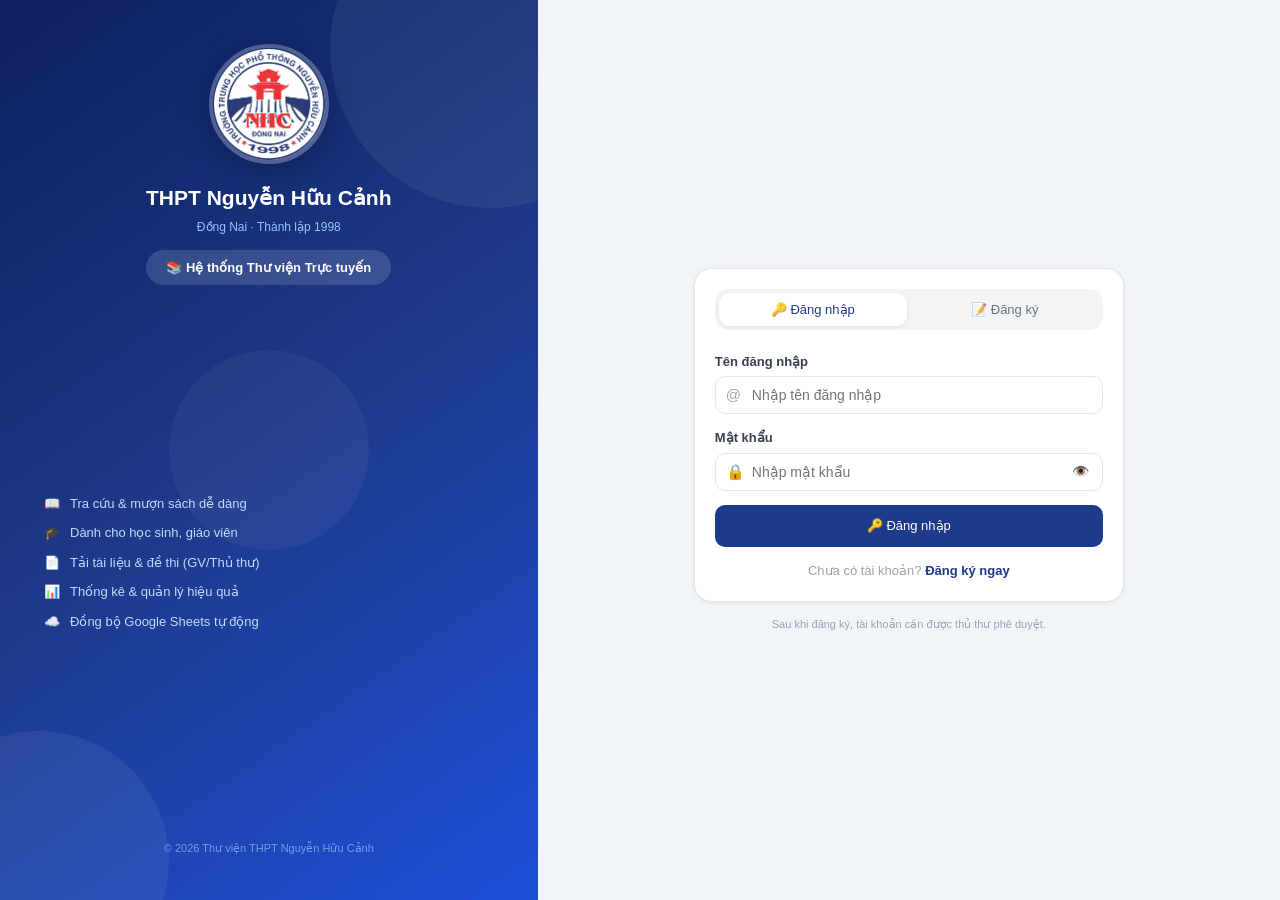
<file: documents.html>
<!DOCTYPE html>
<html lang="vi">
<head>
  <meta charset="UTF-8"><meta name="viewport" content="width=device-width,initial-scale=1">
  <title>Tài liệu — Thư viện NHC</title>
  <link rel="icon" href="unnamed.jpg">
  <link rel="stylesheet" href="style.css">
</head>
<body>
<div id="toast-container"></div>

<div class="app-wrap">
  <div id="sidebar-cnt"></div>
  <div class="main-area">
    <div id="topbar-cnt"></div>
    <main class="main-content" id="content"></main>
  </div>
</div>

<script src="script.js"></script>
<script>
initPage('documents', ['teacher','librarian']);
const U = getCurrentUser();

const DOC_CATS = ['Đề thi','Sách điện tử','Tài liệu tham khảo','Bài giảng','Giáo án','Khác'];
const DOC_SUBJECTS = ['Toán','Ngữ văn','Tiếng Anh','Vật lý','Hóa học','Sinh học','Lịch sử','Địa lý','GDCD','Khác'];

let catFilter = 'all';
let subjectFilter = 'all';
let searchQ = '';
let showUpload = true;

function render() {
  const docs = getDocs();
  let filtered = docs;
  const q = searchQ.toLowerCase();
  if (q) filtered = filtered.filter(d=>d.title.toLowerCase().includes(q)||(d.subject||'').toLowerCase().includes(q)||(d.uploaderName||'').toLowerCase().includes(q));
  if (catFilter!=='all') filtered = filtered.filter(d=>d.cat===catFilter);
  if (subjectFilter!=='all') filtered = filtered.filter(d=>d.subject===subjectFilter);
  filtered = filtered.sort((a,b)=>b.date.localeCompare(a.date));

  const cats = ['all',...DOC_CATS];

  document.getElementById('content').innerHTML = `
<div class="page">
  <div class="page-hd">
    <h1>📄 Tài liệu &amp; Đề thi</h1>
    <p>Chia sẻ tài liệu, đề thi, bài giảng dùng chung</p>
  </div>

  <!-- Upload panel -->
  <div class="upload-panel">
    <div class="upload-hd">
      <div class="upload-hd-icon">
        <svg width="22" height="22" viewBox="0 0 24 24" fill="none" stroke="currentColor" stroke-width="2"><polyline points="16,16 12,12 8,16"/><line x1="12" y1="12" x2="12" y2="21"/><path d="M20.39 18.39A5 5 0 0 0 18 9h-1.26A8 8 0 1 0 3 16.3"/></svg>
      </div>
      <div>
        <h3>Tải lên tài liệu</h3>
        <p>PDF, Word, PowerPoint, Excel — tối đa 8MB/file. Lưu trữ tại thiết bị này (localStorage).</p>
      </div>
      <button class="btn btn-ghost btn-sm" style="margin-left:auto" onclick="showUpload=!showUpload;render()">${showUpload?'▲ Thu gọn':'▼ Mở rộng'}</button>
    </div>
    ${showUpload?`
    <form class="frm" onsubmit="handleUpload(event)">
      <div class="frm-row">
        <div class="field"><label>Tên tài liệu <span class="req">*</span></label>
          <input type="text" id="dt" placeholder="VD: Đề thi HK1 Toán 12 (2025-2026)" required>
        </div>
        <div class="field"><label>Danh mục</label>
          <select id="dc">${DOC_CATS.map(c=>`<option>${c}</option>`).join('')}</select>
        </div>
      </div>
      <div class="frm-row">
        <div class="field"><label>Môn học</label>
          <select id="ds">${DOC_SUBJECTS.map(s=>`<option>${s}</option>`).join('')}</select>
        </div>
        <div class="field"><label>Năm học</label>
          <input type="text" id="dy" placeholder="VD: 2025-2026">
        </div>
      </div>
      <div class="field"><label>Chọn file <span class="req">*</span></label>
        <input type="file" id="df" accept=".pdf,.doc,.docx,.pptx,.ppt,.xlsx,.xls,.txt,.png,.jpg" required>
        <small>Định dạng: PDF, Word, PowerPoint, Excel, Text, Hình ảnh</small>
      </div>
      <div class="field"><label>Mô tả</label>
        <input type="text" id="dd" placeholder="Ghi chú thêm về tài liệu...">
      </div>
      <button type="submit" class="btn btn-primary" id="btn-upload">
        <svg width="15" height="15" viewBox="0 0 24 24" fill="none" stroke="currentColor" stroke-width="2"><polyline points="16,16 12,12 8,16"/><line x1="12" y1="12" x2="12" y2="21"/><path d="M20.39 18.39A5 5 0 0 0 18 9h-1.26A8 8 0 1 0 3 16.3"/></svg>
        Tải lên tài liệu
      </button>
    </form>` : ''}
  </div>

  <!-- Filter + Search -->
  <div class="toolbar">
    <div class="sbox">
      <svg width="15" height="15" viewBox="0 0 24 24" fill="none" stroke="currentColor" stroke-width="2"><circle cx="11" cy="11" r="8"/><line x1="21" y1="21" x2="16.65" y2="16.65"/></svg>
      <input type="text" placeholder="Tìm tên, môn học, người tải..." value="${esc(searchQ)}" oninput="searchQ=this.value;render()">
    </div>
    <select style="padding:8px 12px;border:1px solid var(--border);border-radius:var(--r);background:white;font-size:13px;outline:none" onchange="subjectFilter=this.value;render()">
      <option value="all">Tất cả môn</option>
      ${DOC_SUBJECTS.map(s=>`<option value="${s}"${subjectFilter===s?' selected':''}>${s}</option>`).join('')}
    </select>
  </div>

  <div class="filter-tabs">
    ${cats.map(c=>`
    <button class="ftab${catFilter===c?' active':''}" onclick="catFilter='${c}';render()">
      ${c==='all'?`Tất cả (${docs.length})`:c}
    </button>`).join('')}
  </div>

  <!-- Document list -->
  <div id="doc-list">
    ${filtered.length===0
      ?`<div class="empty-state">📄 Chưa có tài liệu nào${catFilter!=='all'?' trong mục này':''}<br><small>Hãy tải lên tài liệu đầu tiên!</small></div>`
      :`<div class="doc-list">${filtered.map(d=>docItemHtml(d)).join('')}</div>`}
  </div>
</div>`;
}

function docItemHtml(d) {
  const canDelete = U.role==='librarian' || d.uploaderId===U.id;
  const ext = (d.filename||'').split('.').pop()?.toUpperCase()||'';
  const extColors = { PDF:'#FEE2E2//#DC2626', DOC:'#DBEAFE//#1E40AF', DOCX:'#DBEAFE//#1E40AF', PPT:'#FED7AA//#EA580C', PPTX:'#FED7AA//#EA580C', XLS:'#D1FAE5//#059669', XLSX:'#D1FAE5//#059669', TXT:'#F3F4F6//#374151' };
  const [ebg,ec] = (extColors[ext]||'#EDE9FE//#5B21B6').split('//');
  return `
<div class="doc-item">
  <div class="doc-icon">${docIcon(d.filename)}</div>
  <div class="doc-body">
    <p class="doc-title">${esc(d.title)}</p>
    <div class="doc-meta">
      <span class="badge" style="background:${ebg};color:${ec}">${ext||'FILE'}</span>
      ${d.cat?`<span class="cat-tag" style="background:#EDE9FE;color:#5B21B6">${esc(d.cat)}</span>`:''}
      ${d.subject?`<span class="badge badge-blue">📐 ${esc(d.subject)}</span>`:''}
      ${d.year?`<span>📅 ${esc(d.year)}</span>`:''}
      <span>${fmtSz(d.size)}</span>
      <span>👤 ${esc(d.uploaderName||'')}</span>
      <span>🗓 ${fmtD(d.date)}</span>
    </div>
    ${d.desc?`<p style="font-size:12px;color:#6B7280;margin-top:4px">${esc(d.desc)}</p>`:''}
  </div>
  <div class="doc-acts">
    <button class="btn btn-sm btn-success" onclick="downloadDoc('${d.id}')">
      <svg width="13" height="13" viewBox="0 0 24 24" fill="none" stroke="currentColor" stroke-width="2"><polyline points="8,17 12,21 16,17"/><line x1="12" y1="12" x2="12" y2="21"/><path d="M20.88 18.09A5 5 0 0 0 18 9h-1.26A8 8 0 1 0 3 16.29"/></svg> Tải về
    </button>
    ${canDelete?`<button class="btn btn-sm btn-danger" onclick="deleteDoc('${d.id}')">🗑️</button>`:''}
  </div>
</div>`;
}

function handleUpload(e) {
  e.preventDefault();
  const title   = document.getElementById('dt').value.trim();
  const cat     = document.getElementById('dc').value;
  const subject = document.getElementById('ds').value;
  const year    = document.getElementById('dy').value.trim();
  const desc    = document.getElementById('dd').value.trim();
  const file    = document.getElementById('df').files?.[0];

  if (!title) { toast('Vui lòng nhập tên tài liệu','error'); return; }
  if (!file)  { toast('Vui lòng chọn file','error'); return; }
  if (file.size > 8*1024*1024) { toast('File quá lớn! Tối đa 8MB','error'); return; }

  const btn = document.getElementById('btn-upload');
  btn.disabled = true; btn.textContent = 'Đang tải...';

  const reader = new FileReader();
  reader.onload = ev => {
    const doc = {
      id: uid(), title, cat, subject, year, desc, filename: file.name,
      size: file.size, type: file.type, data: ev.target.result,
      uploaderId: U.id, uploaderName: U.name, date: todayStr(),
    };
    const docs = getDocs();
    docs.push(doc);
    saveDocs(docs);
    // Gửi lên GS BOOK sheet (tài liệu dùng chung sheet sách hoặc có thể dùng sheet riêng)
    gsPost(GS.BOOK, { action:'UPLOAD_DOC', title, cat, subject, year, filename:file.name, uploaderName:U.name, uploadDate:doc.date, role:ROLE_LABEL[U.role]||U.role });
    toast(`✅ Đã tải lên: "${title}"`, 'success');
    btn.disabled = false; btn.textContent = '⬆ Tải lên tài liệu';
    render();
  };
  reader.onerror = () => { toast('Lỗi đọc file','error'); btn.disabled=false; btn.textContent='⬆ Tải lên tài liệu'; };
  reader.readAsDataURL(file);
}

function downloadDoc(id) {
  const doc = getDocs().find(x=>x.id===id);
  if (!doc?.data) { toast('Không tìm thấy dữ liệu file','error'); return; }
  const a = document.createElement('a');
  a.href = doc.data; a.download = doc.filename || doc.title; a.click();
  toast(`📥 Đang tải: "${doc.title}"`, 'info');
}

function deleteDoc(id) {
  const doc = getDocs().find(x=>x.id===id);
  if (!doc) return;
  if (!confirm(`Xóa tài liệu "${doc.title}"?\nThao tác không thể hoàn tác.`)) return;
  saveDocs(getDocs().filter(x=>x.id!==id));
  toast(`Đã xóa: "${doc.title}"`, 'success');
  render();
}

render();
</script>
</body>
</html>
</file>
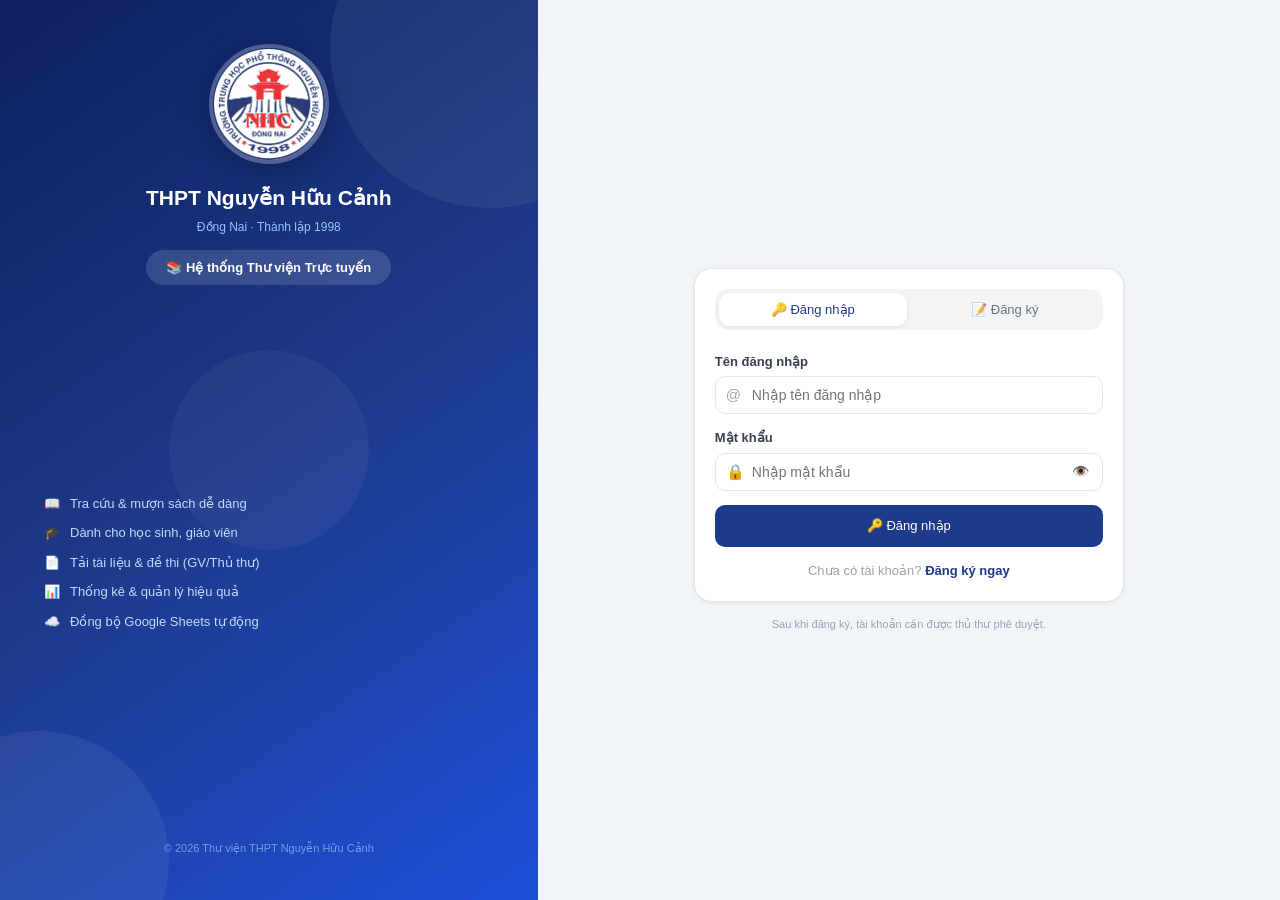
<file: feedback.html>
<!DOCTYPE html>
<html lang="vi">
<head>
  <meta charset="UTF-8"><meta name="viewport" content="width=device-width,initial-scale=1">
  <title>Phản hồi — Thư viện NHC</title>
  <link rel="icon" href="unnamed.jpg">
  <link rel="stylesheet" href="style.css">
</head>
<body>
<div id="toast-container"></div>

<div class="app-wrap">
  <div id="sidebar-cnt"></div>
  <div class="main-area">
    <div id="topbar-cnt"></div>
    <main class="main-content" id="content"></main>
  </div>
</div>

<script src="script.js"></script>
<script>
initPage('feedback');
const U = getCurrentUser();
const isLib = U.role === 'librarian';

const FB_KEY = 'nhc4_feedbacks';
let ratingVal = 0;

function getFeedbacks() { return db.get(FB_KEY, []); }
function saveFeedbacks(v) { db.set(FB_KEY, v); }

function render() {
  const feedbacks = getFeedbacks();
  const myFbs = feedbacks.filter(f=>f.userId===U.id);
  const allFbs = [...feedbacks].sort((a,b)=>b.date.localeCompare(a.date));
  const showList = isLib ? allFbs : myFbs;

  const avgRating = feedbacks.length ? (feedbacks.reduce((s,f)=>s+(f.rating||0),0)/feedbacks.length).toFixed(1) : 0;

  document.getElementById('content').innerHTML = `
<div class="page">
  <div class="page-hd">
    <h1>💬 Phản hồi &amp; Đánh giá</h1>
    <p>${isLib?'Xem tất cả phản hồi từ người dùng':'Gửi phản hồi về thư viện cho chúng tôi'}</p>
  </div>

  ${isLib?`
  <div class="stats-grid">
    <div class="stat-card"><div class="stat-icon" style="background:#FEF3C7">⭐</div><div><p class="stat-label">Điểm TB</p><p class="stat-val" style="color:#D97706">${avgRating}/5</p></div></div>
    <div class="stat-card"><div class="stat-icon" style="background:#DBEAFE">💬</div><div><p class="stat-label">Tổng phản hồi</p><p class="stat-val" style="color:#1E40AF">${feedbacks.length}</p></div></div>
    <div class="stat-card"><div class="stat-icon" style="background:#D1FAE5">👥</div><div><p class="stat-label">Người gửi</p><p class="stat-val" style="color:#059669">${new Set(feedbacks.map(f=>f.userId)).size}</p></div></div>
  </div>`:''}

  <!-- Form gửi phản hồi (tất cả người dùng) -->
  <div class="card">
    <div class="card-hd">✏️ ${myFbs.length>0?'Gửi thêm phản hồi':'Gửi phản hồi của bạn'}</div>
    <form class="frm" onsubmit="handleFeedback(event)">
      <div class="frm-row">
        <div class="field"><label>Loại phản hồi</label>
          <select id="fb-type">
            <option value="Ý kiến">💡 Ý kiến đóng góp</option>
            <option value="Yêu cầu sách">📚 Yêu cầu nhập sách</option>
            <option value="Báo lỗi">🐛 Báo lỗi hệ thống</option>
            <option value="Khen ngợi">🌟 Khen ngợi</option>
            <option value="Khác">💬 Khác</option>
          </select>
        </div>
        <div class="field"><label>Đánh giá thư viện</label>
          <div style="display:flex;align-items:center;gap:12px;margin-top:4px">
            ${[1,2,3,4,5].map(n=>`
            <span style="font-size:28px;cursor:pointer;color:${ratingVal>=n?'#F59E0B':'#D1D5DB'};transition:color .1s"
              onclick="setRating(${n})" onmouseover="hoverRating(${n})" onmouseout="resetHover()">★</span>`).join('')}
            <span style="font-size:13px;color:#6B7280">${ratingVal>0?ratingVal+'/5':'Chưa chọn'}</span>
          </div>
          <input type="hidden" id="fb-rating" value="${ratingVal}">
        </div>
      </div>
      <div class="field"><label>Tiêu đề</label>
        <input type="text" id="fb-title" placeholder="VD: Đề xuất bổ sung sách Tiếng Anh lớp 11">
      </div>
      <div class="field"><label>Nội dung phản hồi <span class="req">*</span></label>
        <textarea id="fb-body" rows="4" placeholder="Nhập nội dung chi tiết tại đây..." required></textarea>
      </div>
      <div class="field">
        <label style="display:flex;align-items:center;gap:8px;cursor:pointer;font-weight:400">
          <input type="checkbox" id="fb-anon"> Gửi ẩn danh (không hiện tên)
        </label>
      </div>
      <button type="submit" class="btn btn-primary" id="btn-fb">💬 Gửi phản hồi</button>
    </form>
  </div>

  <!-- Danh sách phản hồi -->
  ${showList.length>0?`
  <div>
    <div class="sec-hd"><h2>${isLib?'📋 Tất cả phản hồi':'📋 Phản hồi của bạn'}</h2></div>
    <div class="feedback-list">
      ${showList.map(f=>fbCardHtml(f)).join('')}
    </div>
  </div>`:''}
</div>`;
}

function fbCardHtml(f) {
  const isLib_ = U.role==='librarian';
  const stars = '★'.repeat(f.rating||0)+'☆'.repeat(5-(f.rating||0));
  const typeColors = { 'Ý kiến':'#DBEAFE//#1E40AF','Yêu cầu sách':'#EDE9FE//#5B21B6','Báo lỗi':'#FEE2E2//#DC2626','Khen ngợi':'#D1FAE5//#059669','Khác':'#F3F4F6//#374151' };
  const [tbg,tc] = (typeColors[f.type]||'#F3F4F6//#374151').split('//');
  const rc = ROLE_COLOR[f.userRole]||{bg:'#F3F4F6',c:'#374151'};
  return `
<div class="card" style="padding:16px">
  <div class="fb-hd">
    ${f.anonymous&&!isLib_
      ?'<div class="avatar avatar-md" style="background:#F3F4F6;color:#9CA3AF">?</div>'
      :`<div class="avatar avatar-md" style="background:${rc.bg};color:${rc.c}">${(f.senderName||'?').charAt(0)}</div>`}
    <div style="flex:1">
      <p style="font-weight:600;font-size:13px">${f.anonymous&&!isLib_?'Ẩn danh':esc(f.senderName||'')}</p>
      <p style="font-size:11px;color:#9CA3AF">${fmtD(f.date)} · ${ROLE_LABEL[f.userRole]||f.userRole||''}</p>
    </div>
    <span class="badge" style="background:${tbg};color:${tc}">${esc(f.type||'Khác')}</span>
    ${f.rating?`<span style="color:#F59E0B;font-size:14px">${stars}</span>`:''}
  </div>
  ${f.title?`<p style="font-weight:600;font-size:14px;margin-bottom:4px">${esc(f.title)}</p>`:''}
  <p class="fb-body">${esc(f.body)}</p>
  ${isLib_&&!f.replied?`
  <div style="margin-top:10px;padding-top:10px;border-top:1px solid #F3F4F6;display:flex;gap:8px">
    <input type="text" placeholder="Phản hồi từ thủ thư..." style="flex:1;padding:7px 10px;border:1px solid #E5E7EB;border-radius:8px;font-size:13px;outline:none">
    <button class="btn btn-sm btn-primary" onclick="replyFb('${f.id}',this)">Gửi</button>
    <button class="btn btn-sm btn-danger" onclick="deleteFb('${f.id}')">🗑️</button>
  </div>`:''}
  ${f.reply?`<div style="margin-top:8px;padding:8px 12px;background:#EFF6FF;border-radius:8px;border-left:3px solid #1E3A8A;font-size:12px;color:#1E40AF"><strong>📚 Thủ thư:</strong> ${esc(f.reply)}</div>`:''}
</div>`;
}

function setRating(n) {
  ratingVal = n;
  document.getElementById('fb-rating').value = n;
  // Update stars display
  document.querySelectorAll('#content .page .card span[onclick^="setRating"]').forEach((star,i)=>{
    star.style.color = (i+1)<=n ? '#F59E0B' : '#D1D5DB';
  });
  document.querySelector('#content .page .card span[style*="13px"]').textContent = n+'/5';
}

function hoverRating(n) {
  document.querySelectorAll('#content .page .card span[onclick^="setRating"]').forEach((star,i)=>{
    star.style.color = (i+1)<=n ? '#FBBF24' : '#D1D5DB';
  });
}
function resetHover() {
  const cur = ratingVal;
  document.querySelectorAll('#content .page .card span[onclick^="setRating"]').forEach((star,i)=>{
    star.style.color = (i+1)<=cur ? '#F59E0B' : '#D1D5DB';
  });
}

function handleFeedback(e) {
  e.preventDefault();
  const type  = document.getElementById('fb-type').value;
  const title = document.getElementById('fb-title').value.trim();
  const body  = document.getElementById('fb-body').value.trim();
  const rating= parseInt(document.getElementById('fb-rating').value)||0;
  const anon  = document.getElementById('fb-anon').checked;
  if (!body) { toast('Vui lòng nhập nội dung phản hồi','error'); return; }
  const f = {
    id: uid(), type, title, body, rating, anonymous: anon,
    userId: U.id, senderName: U.name, userRole: U.role,
    date: todayStr(), replied: false, reply: '',
  };
  const fbs = getFeedbacks();
  fbs.push(f);
  saveFeedbacks(fbs);
  // Gửi lên GS FEEDBACK
  gsPost(GS.FEEDBACK, { action:'FEEDBACK', type, title, body, rating, senderName:anon?'Ẩn danh':U.name, senderRole:ROLE_LABEL[U.role]||U.role, date:f.date });
  toast('✅ Đã gửi phản hồi! Cảm ơn bạn.', 'success');
  ratingVal = 0;
  render();
}

function replyFb(id, btn) {
  const inp = btn.previousElementSibling;
  const reply = inp?.value.trim();
  if (!reply) { toast('Vui lòng nhập nội dung phản hồi','error'); return; }
  const fbs = getFeedbacks();
  const f = fbs.find(x=>x.id===id);
  if (!f) return;
  f.reply = reply; f.replied = true;
  saveFeedbacks(fbs);
  toast('Đã gửi phản hồi','success');
  render();
}

function deleteFb(id) {
  if (!confirm('Xóa phản hồi này?')) return;
  saveFeedbacks(getFeedbacks().filter(x=>x.id!==id));
  toast('Đã xóa','success');
  render();
}

render();
</script>
</body>
</html>
</file>
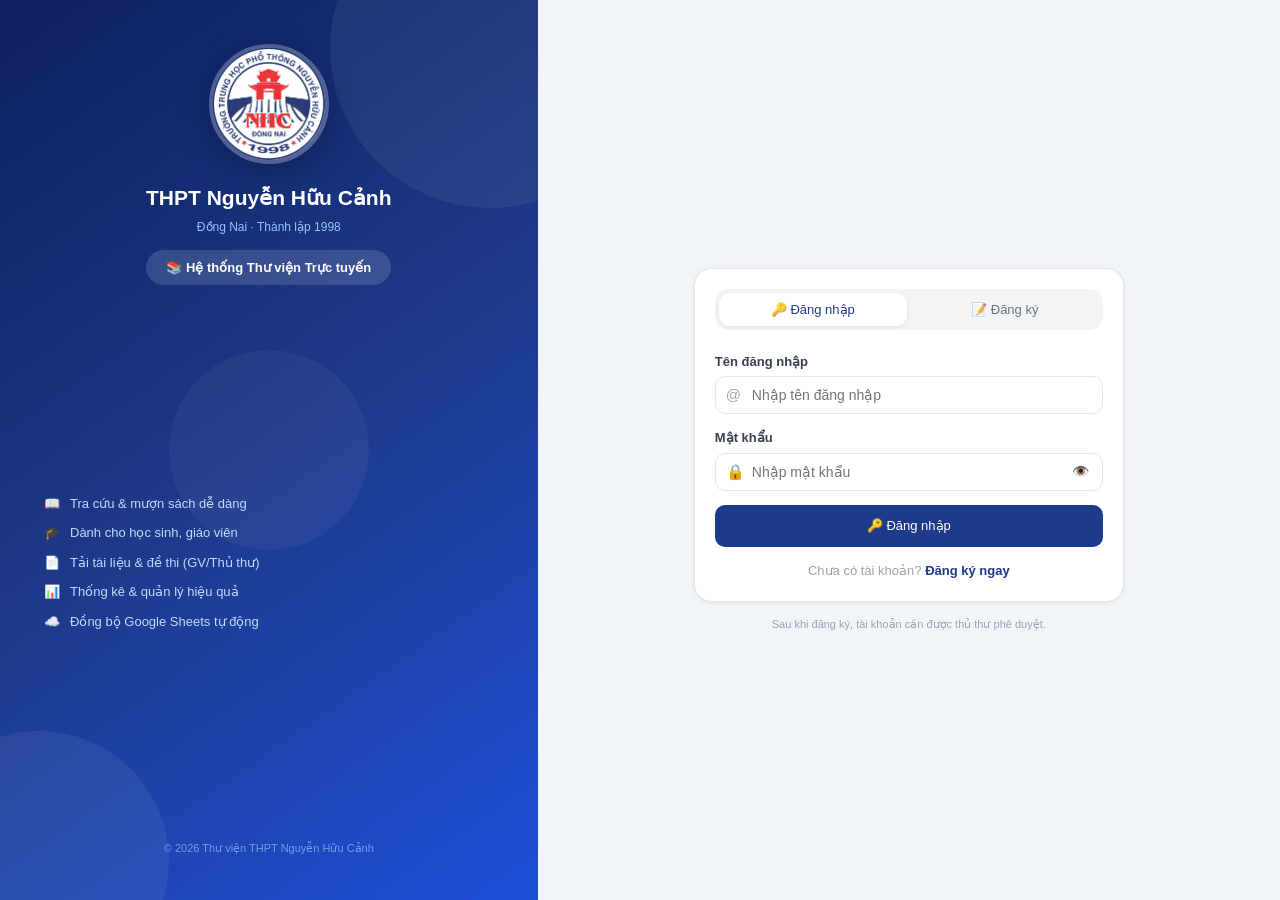
<file: finance.html>
<!DOCTYPE html>
<html lang="vi">
<head>
  <meta charset="UTF-8">
  <meta name="viewport" content="width=device-width,initial-scale=1">
  <title>Quản lý Tài chính — Thư viện NHC</title>
  <link rel="icon" href="unnamed.jpg">
  <link rel="stylesheet" href="style.css">
  <style>
    /* ── Finance Stats ── */
    .finance-stats { display: grid; grid-template-columns: repeat(auto-fill, minmax(220px, 1fr)); gap: 14px; }
    .finance-stat-card {
      background: white;
      border: 1px solid var(--border);
      border-radius: var(--r-xl);
      padding: 20px 22px;
      box-shadow: var(--sh);
    }
    .finance-stat-card.green { border-left: 5px solid var(--success); }
    .finance-stat-card.red   { border-left: 5px solid var(--danger); }
    .fs-icon {
      width: 44px; height: 44px; border-radius: 12px;
      display: flex; align-items: center; justify-content: center;
      font-size: 22px; flex-shrink: 0;
    }
    .fs-icon.green { background: var(--success-l); }
    .fs-icon.red   { background: var(--danger-l); }
    .fs-amount {
      font-size: 26px; font-weight: 800; margin-top: 8px;
    }
    .fs-amount.green { color: var(--success); }
    .fs-amount.red   { color: var(--danger); }

    /* ── Collect Button ── */
    .collect-btn {
      display: inline-flex; align-items: center; gap: 5px;
      padding: 6px 14px;
      background: var(--primary); color: white;
      border: none; border-radius: 8px;
      font-size: 12px; font-weight: 600;
      cursor: pointer; font-family: inherit;
      transition: background .15s;
    }
    .collect-btn:hover { background: var(--primary-h); }

    /* ── Toolbar & Filters ── */
    .toolbar { display: flex; align-items: center; gap: 10px; flex-wrap: wrap; margin-bottom: 14px; }
    .filter-btn {
      padding: 6px 14px; border-radius: 99px; font-size: 12px; font-weight: 500;
      cursor: pointer; border: 1px solid var(--border);
      background: white; color: var(--text-s); transition: all .15s; font-family: inherit;
    }
    .filter-btn.active { background: var(--primary); color: white; border-color: var(--primary); }

    /* ── Page header with button ── */
    .page-hd-row {
      display: flex;
      align-items: flex-start;
      justify-content: space-between;
      flex-wrap: wrap;
      gap: 12px;
    }
    .btn-new-fine {
      display: inline-flex; align-items: center; gap: 7px;
      padding: 10px 20px;
      background: var(--primary); color: white;
      border: none; border-radius: 10px;
      font-size: 13px; font-weight: 700; cursor: pointer;
      box-shadow: 0 4px 12px rgba(30,58,138,.28);
      font-family: inherit; white-space: nowrap;
      transition: background .15s, transform .15s, box-shadow .15s;
    }
    .btn-new-fine:hover {
      background: var(--primary-h);
      transform: translateY(-1px);
      box-shadow: 0 6px 18px rgba(30,58,138,.35);
    }

    /* ── Status badge pills ── */
    .status-pill {
      display: inline-flex; align-items: center; gap: 4px;
      padding: 5px 12px; border-radius: 99px;
      font-size: 11px; font-weight: 700;
      white-space: nowrap;
    }
    .status-pill.paid   { background: #D1FAE5; color: #059669; border: 1px solid #A7F3D0; }
    .status-pill.unpaid { background: #FEE2E2; color: #DC2626; border: 1px solid #FECACA; }

    /* ── Modal Overlay ── */
    .modal-overlay {
      position: fixed; inset: 0; z-index: 300;
      background: rgba(0,0,0,.48);
      display: none; align-items: center; justify-content: center;
      padding: 16px;
    }
    .modal-overlay.show { display: flex; }

    /* ── Modal Box ── */
    .modal-box {
      background: white;
      border-radius: 18px;
      box-shadow: 0 8px 40px rgba(0,0,0,.18);
      width: 100%; max-width: 500px;
      overflow: hidden;
      animation: modalSlideIn .24s cubic-bezier(.34,1.46,.64,1);
    }
    @keyframes modalSlideIn {
      from { transform: scale(.9) translateY(20px); opacity: 0; }
      to   { transform: none; opacity: 1; }
    }

    /* ── Modal Header ── */
    .modal-hd {
      padding: 20px 24px;
      border-bottom: 1px solid var(--border);
      display: flex; align-items: center; justify-content: space-between;
      background: linear-gradient(135deg, #EFF6FF, #DBEAFE);
    }
    .modal-hd h2 { font-size: 17px; font-weight: 700; color: var(--primary); margin: 0; }
    .modal-hd p  { font-size: 12px; color: var(--text-s); margin-top: 2px; }
    .modal-close {
      width: 32px; height: 32px; border-radius: 8px;
      border: none; background: rgba(0,0,0,.06); cursor: pointer;
      font-size: 16px; display: flex; align-items: center; justify-content: center;
      color: var(--text-s); transition: background .15s; flex-shrink: 0;
    }
    .modal-close:hover { background: rgba(0,0,0,.12); }

    /* ── Modal Body ── */
    .modal-body {
      padding: 22px 24px;
      display: flex; flex-direction: column; gap: 16px;
    }

    /* ── Modal Footer ── */
    .modal-footer { display: flex; gap: 10px; margin-top: 4px; }
    .modal-footer .btn { flex: 1; justify-content: center; }
    .modal-footer .btn-primary { flex: 2; }

    /* ── Read-only auto-fill inputs ── */
    .fm-readonly {
      background: var(--bg) !important;
      color: var(--text-m) !important;
      cursor: default !important;
    }

    /* ── Student ID input states ── */
    #fm-sid { transition: border-color .2s, background .2s; }
    #fm-sid.found   { border-color: var(--success) !important; background: #F0FDF4; }
    #fm-sid.notfound{ border-color: var(--danger)  !important; }

    /* ── Error message box ── */
    .fm-error {
      display: none;
      background: #FEF2F2; border: 1px solid #FECACA;
      border-radius: 8px; padding: 10px 14px;
      font-size: 12px; color: var(--danger);
    }

    /* ── Fee live preview ── */
    .fee-preview {
      font-size: 11px; color: var(--danger);
      font-weight: 700; margin-top: 3px;
      min-height: 16px;
    }
  </style>
</head>
<body>
<div id="toast-container"></div>

<div class="app-wrap">
  <div id="sidebar-cnt"></div>
  <div class="main-area">
    <div id="topbar-cnt"></div>
    <main class="main-content">
      <div class="page">

        <!-- ── Page Header ── -->
        <div class="page-hd-row">
          <div class="page-hd" style="margin:0">
            <h1>💰 Quản lý Tài chính</h1>
            <p>Theo dõi và xử lý các khoản phạt vi phạm nội quy thư viện.</p>
          </div>
          <button class="btn-new-fine" onclick="openFineModal()">
            ＋ Lập đơn phạt mới
          </button>
        </div>

        <!-- ── Summary Cards ── -->
        <div class="finance-stats">
          <!-- Card: Đã thu -->
          <div class="finance-stat-card green">
            <div style="display:flex;align-items:center;gap:12px;margin-bottom:8px">
              <div class="fs-icon green">✅</div>
              <div>
                <p style="font-size:12px;color:var(--text-s);font-weight:500">Tổng tiền đã thu</p>
                <p style="font-size:11px;color:var(--text-xs)" id="count-collected">— khoản</p>
              </div>
            </div>
            <p class="fs-amount green" id="total-collected">0đ</p>
          </div>
          <!-- Card: Chờ thu -->
          <div class="finance-stat-card red">
            <div style="display:flex;align-items:center;gap:12px;margin-bottom:8px">
              <div class="fs-icon red">⚠️</div>
              <div>
                <p style="font-size:12px;color:var(--text-s);font-weight:500">Tiền chờ thu</p>
                <p style="font-size:11px;color:var(--text-xs)" id="count-pending">— khoản</p>
              </div>
            </div>
            <p class="fs-amount red" id="total-pending">0đ</p>
          </div>
        </div>

        <!-- ── Toolbar ── -->
        <div class="toolbar">
          <div class="sbox" style="max-width:380px">
            <svg width="14" height="14" viewBox="0 0 24 24" fill="none" stroke="currentColor" stroke-width="2"><circle cx="11" cy="11" r="8"/><path d="m21 21-4.35-4.35"/></svg>
            <input type="text" id="search-input" placeholder="Tìm theo tên, lớp, số hiệu, lý do..." oninput="renderFinance()">
          </div>
          <button class="filter-btn active" id="btn-all"    onclick="setFilter('all')">Tất cả</button>
          <button class="filter-btn"        id="btn-unpaid" onclick="setFilter('unpaid')">⚠️ Chưa nộp</button>
          <button class="filter-btn"        id="btn-paid"   onclick="setFilter('paid')">✅ Đã nộp</button>
        </div>

        <!-- ── Data Table ── -->
        <div class="tbl-wrap">
          <table class="tbl" id="finance-table">
            <thead>
              <tr>
                <th>Họ và tên</th>
                <th>Lớp</th>
                <th>Số hiệu</th>
                <th>Tiền phạt</th>
                <th>Lý do</th>
                <th>Trạng thái</th>
                <th>Ngày ghi nhận</th>
                <th>Thao tác</th>
              </tr>
            </thead>
            <tbody id="finance-list">
              <tr><td colspan="8" class="empty">Đang tải dữ liệu...</td></tr>
            </tbody>
          </table>
        </div>

      </div><!-- /.page -->
    </main>
  </div>
</div>

<!-- ══════════════════════════════════════════════════════════════
     MODAL: Lập Đơn Phạt Vi Phạm
     ══════════════════════════════════════════════════════════════ -->
<div class="modal-overlay" id="fine-modal" onclick="handleModalBackdrop(event)">
  <div class="modal-box">

    <!-- Header -->
    <div class="modal-hd">
      <div>
        <h2>📝 Lập Đơn Phạt Vi Phạm</h2>
        <p>Điền đầy đủ thông tin để tạo đơn phạt</p>
      </div>
      <button class="modal-close" onclick="closeFineModal()" title="Đóng">✕</button>
    </div>

    <!-- Form Body -->
    <form class="modal-body" id="fine-form" onsubmit="submitFine(event)">

      <!-- Số hiệu học sinh -->
      <div class="field">
        <label>Số hiệu học sinh <span class="req">*</span></label>
        <div class="iw">
          <span class="ii">🔍</span>
          <input
            type="text" id="fm-sid"
            placeholder="VD: HS001"
            oninput="lookupStudent()"
            autocomplete="off"
          >
        </div>
        <small id="fm-sid-hint" style="color:var(--text-xs)">Nhập số hiệu để tự động điền thông tin học sinh.</small>
      </div>

      <!-- Họ và tên + Lớp (auto-fill) -->
      <div class="frm-row">
        <div class="field">
          <label>Họ và tên</label>
          <input type="text" id="fm-name" readonly placeholder="Tự động điền..." class="fm-readonly">
        </div>
        <div class="field">
          <label>Lớp</label>
          <input type="text" id="fm-class" readonly placeholder="Tự động điền..." class="fm-readonly">
        </div>
      </div>

      <!-- Số tiền phạt -->
      <div class="field">
        <label>Số tiền phạt (đ) <span class="req">*</span></label>
        <div class="iw">
          <span class="ii" style="font-size:12px;font-weight:700;color:var(--text-s)">đ</span>
          <input
            type="number" id="fm-fee"
            min="1000" step="1000"
            placeholder="VD: 50000"
            oninput="updateFeePreview()"
          >
        </div>
        <p class="fee-preview" id="fm-fee-preview"></p>
      </div>

      <!-- Lý do vi phạm -->
      <div class="field">
        <label>Lý do vi phạm <span class="req">*</span></label>
        <select id="fm-reason">
          <option value="Trả sách trễ">Trả sách trễ</option>
          <option value="Làm hỏng sách">Làm hỏng sách</option>
          <option value="Làm mất sách">Làm mất sách</option>
          <option value="Vi phạm nội quy">Vi phạm nội quy</option>
        </select>
      </div>

      <!-- Error message -->
      <div class="fm-error" id="fm-error"></div>

      <!-- Action buttons -->
      <div class="modal-footer">
        <button type="button" class="btn btn-ghost" onclick="closeFineModal()">Hủy</button>
        <button type="submit" class="btn btn-primary">✅ Xác nhận tạo phạt</button>
      </div>

    </form>
  </div>
</div><!-- /#fine-modal -->

<script src="script.js"></script>
<script>
  // Chỉ cho phép thủ thư truy cập trang này
  initPage('finance', ['librarian']);

  /* ── Bộ lọc ──────────────────────────────────────────── */
  let currentFilter = 'all';

  function setFilter(f) {
    currentFilter = f;
    document.getElementById('btn-all').classList.toggle('active',    f === 'all');
    document.getElementById('btn-unpaid').classList.toggle('active', f === 'unpaid');
    document.getElementById('btn-paid').classList.toggle('active',   f === 'paid');
    renderFinance();
  }

  /* ── Render bảng tài chính ──────────────────────────── */
  function renderFinance() {
    const list             = document.getElementById('finance-list');
    const totalCollectedEl = document.getElementById('total-collected');
    const totalPendingEl   = document.getElementById('total-pending');
    const countCollectedEl = document.getElementById('count-collected');
    const countPendingEl   = document.getElementById('count-pending');
    const query = (document.getElementById('search-input')?.value || '').toLowerCase();

    getFinance(function(data) {
      /* ── Tổng hợp tất cả (không lọc) ── */
      let collected = 0, pending = 0, countC = 0, countP = 0;
      (data || []).forEach(item => {
        const amt = parseInt(item.fee) || 0;
        if (item.status === 'Đã nộp') { collected += amt; countC++; }
        else                          { pending   += amt; countP++; }
      });
      totalCollectedEl.textContent = collected.toLocaleString('vi-VN') + 'đ';
      totalPendingEl.textContent   = pending.toLocaleString('vi-VN')   + 'đ';
      countCollectedEl.textContent = countC + ' khoản';
      countPendingEl.textContent   = countP + ' khoản';

      if (!data || data.length === 0) {
        list.innerHTML = `
          <tr><td colspan="8" class="empty" style="padding:48px">
            💰 Chưa có dữ liệu tài chính.<br>
            <small style="color:var(--text-xs)">Nhấn <strong style="color:var(--primary)">+ Lập đơn phạt mới</strong> để bắt đầu.</small>
          </td></tr>`;
        return;
      }

      /* ── Lọc theo search + filter ── */
      const filtered = data.filter(item => {
        const matchSearch = !query ||
          (item.name      || '').toLowerCase().includes(query) ||
          (item.className || '').toLowerCase().includes(query) ||
          (item.studentId || '').toLowerCase().includes(query) ||
          (item.reason    || '').toLowerCase().includes(query);
        const isPaid = item.status === 'Đã nộp';
        const matchFilter =
          currentFilter === 'all' ||
          (currentFilter === 'paid'   &&  isPaid) ||
          (currentFilter === 'unpaid' && !isPaid);
        return matchSearch && matchFilter;
      });

      if (filtered.length === 0) {
        list.innerHTML = '<tr><td colspan="8" class="empty">🔍 Không tìm thấy khoản phạt phù hợp.</td></tr>';
        return;
      }

      /* ── Render rows ── */
      list.innerHTML = filtered.map(item => {
        const amt    = parseInt(item.fee) || 0;
        const isPaid = item.status === 'Đã nộp';
        return `
        <tr>
          <!-- Họ và tên -->
          <td>
            <div style="display:flex;align-items:center;gap:10px">
              <div style="width:32px;height:32px;border-radius:50%;background:#DBEAFE;color:#1E40AF;
                          display:flex;align-items:center;justify-content:center;
                          font-weight:700;font-size:13px;flex-shrink:0">
                ${esc((item.name||'?').charAt(0))}
              </div>
              <strong>${esc(item.name)}</strong>
            </div>
          </td>
          <!-- Lớp -->
          <td>
            <span style="background:#EFF6FF;color:#1E40AF;padding:2px 8px;border-radius:5px;font-size:12px;font-weight:600">
              ${esc(item.className)}
            </span>
          </td>
          <!-- Số hiệu -->
          <td><code class="code">${esc(item.studentId)}</code></td>
          <!-- Tiền phạt -->
          <td style="color:var(--danger);font-weight:700;font-size:14px">
            ${amt.toLocaleString('vi-VN')}đ
          </td>
          <!-- Lý do -->
          <td style="color:var(--text-s);max-width:200px;white-space:nowrap;overflow:hidden;text-overflow:ellipsis"
              title="${esc(item.reason)}">${esc(item.reason)}</td>
          <!-- Trạng thái -->
          <td>
            <span class="status-pill ${isPaid ? 'paid' : 'unpaid'}">
              ${isPaid ? '✅ Đã nộp' : '❌ Chưa nộp'}
            </span>
          </td>
          <!-- Ngày -->
          <td style="color:var(--text-s)">${fmtD(item.date)}</td>
          <!-- Thao tác -->
          <td>
            ${!isPaid
              ? `<button class="collect-btn" onclick="pay('${esc(item.id)}')">💵 Thu tiền</button>`
              : '<span style="font-size:20px" title="Đã thu tiền">✅</span>'
            }
          </td>
        </tr>`;
      }).join('');
    });
  }

  /* ── Thu tiền (đổi trạng thái) ───────────────────── */
  function pay(id) {
    if (!confirm('Xác nhận đã thu tiền khoản phạt này?\nThao tác này không thể hoàn tác.')) return;
    updatePaymentStatus(id);
    toast('✅ Đã cập nhật trạng thái thanh toán!', 'success');
    renderFinance();
  }

  /* ════════════════════════════════════════════════════
     MODAL: Lập đơn phạt
     ════════════════════════════════════════════════════ */
  let fmFoundUser = null;

  /** Mở modal & reset form */
  function openFineModal() {
    document.getElementById('fine-modal').classList.add('show');
    document.getElementById('fm-sid').value    = '';
    document.getElementById('fm-name').value   = '';
    document.getElementById('fm-class').value  = '';
    document.getElementById('fm-fee').value    = '';
    document.getElementById('fm-reason').value = 'Trả sách trễ';
    document.getElementById('fm-fee-preview').textContent = '';
    document.getElementById('fm-sid-hint').textContent = 'Nhập số hiệu để tự động điền thông tin học sinh.';
    hideFmError();
    fmFoundUser = null;
    resetSidInput();
    // Focus sau khi animation chạy xong
    setTimeout(() => document.getElementById('fm-sid').focus(), 100);
  }

  /** Đóng modal */
  function closeFineModal() {
    document.getElementById('fine-modal').classList.remove('show');
  }

  /** Đóng khi click backdrop */
  function handleModalBackdrop(e) {
    if (e.target === document.getElementById('fine-modal')) closeFineModal();
  }

  /** Đóng bằng phím Escape */
  document.addEventListener('keydown', function(e) {
    if (e.key === 'Escape') closeFineModal();
  });

  /** Tìm học sinh theo số hiệu */
 /** Tìm học sinh theo số hiệu */
 /** Tìm học sinh theo số hiệu */
  function lookupStudent() {
    const sidInput = document.getElementById('fm-sid');
    const nameInput = document.getElementById('fm-name');
    const classInput = document.getElementById('fm-class');
    const hintEl = document.getElementById('fm-sid-hint');

    const sid = (sidInput.value || '').trim();

    if (!sid) {
      fmFoundUser = null;
      if (nameInput) nameInput.value = '';
      if (classInput) classInput.value = '';
      hintEl.textContent = 'Nhập số hiệu để tự động điền thông tin học sinh.';
      resetSidInput();
      hideFmError();
      return;
    }

    const users = getUsers();
    
    // SỬA LOGIC TÌM KIẾM Ở ĐÂY
    const user = users.find(u => {
      if (!u.studentId) return false;
      // Khớp số hiệu gốc (12)
      const matchSid = u.studentId.toString().toLowerCase() === sid.toLowerCase();
      // Khớp mã gộp (12A8-12)
      const matchUnique = (u.className + '-' + u.studentId).toLowerCase() === sid.toLowerCase();
      
      return (matchSid || matchUnique) && u.role !== 'librarian' && u.status === 'approved';
    });

    fmFoundUser = user || null;

    if (user) {
      // ÉP ĐIỀN GIÁ TRỊ VÀO Ô INPUT (Dòng này cực kỳ quan trọng)
      if (nameInput) nameInput.value = user.name;
      if (classInput) classInput.value = (user.className || '');
      
      sidInput.className = 'found';
      hintEl.textContent = '✓ Tìm thấy: ' + user.name + ' — ' + (user.className || '');
      hintEl.style.color = 'var(--success)';
      hideFmError();
    } else {
      // Nếu không thấy thì xóa trắng
      if (nameInput) nameInput.value = '';
      if (classInput) classInput.value = '';
      
      sidInput.className = 'notfound';
      hintEl.textContent = '';
      showFmError('Không tìm thấy học sinh với mã "' + sid + '".');
    }
  }
  /** Reset trạng thái ô Số hiệu */
  function resetSidInput() {
    const sidEl = document.getElementById('fm-sid');
    sidEl.className = '';
    sidEl.style.borderColor = '';
    sidEl.style.background  = '';
    document.getElementById('fm-sid-hint').style.color = 'var(--text-xs)';
  }

  /** Live preview số tiền */
  function updateFeePreview() {
    const fee = parseInt(document.getElementById('fm-fee').value);
    const el  = document.getElementById('fm-fee-preview');
    el.textContent = (fee > 0) ? '→ ' + fee.toLocaleString('vi-VN') + ' đồng' : '';
  }

  /** Hiện thông báo lỗi */
  function showFmError(msg) {
    const el = document.getElementById('fm-error');
    el.innerHTML = '⚠️ ' + esc(msg);
    el.style.display = 'block';
  }

  /** Ẩn thông báo lỗi */
  function hideFmError() {
    document.getElementById('fm-error').style.display = 'none';
  }

/** Submit form — tạo đơn phạt mới */
  function submitFine(e) {
    e.preventDefault();

    if (!fmFoundUser) {
      showFmError('Vui lòng nhập số hiệu học sinh hợp lệ trước khi tạo đơn phạt.');
      document.getElementById('fm-sid').focus();
      return;
    }

    const fee = parseInt(document.getElementById('fm-fee').value);
    if (!fee || fee <= 0) {
      showFmError('Vui lòng nhập số tiền phạt hợp lệ (lớn hơn 0đ).');
      document.getElementById('fm-fee').focus();
      return;
    }

    const reason = document.getElementById('fm-reason').value;

    // TẠO MÃ GỘP: Lớp-Số hiệu (Ví dụ: 10A1-12) để không bao giờ trùng giữa các khối
    const uniqueId = `${fmFoundUser.className}-${fmFoundUser.studentId}`;

    const newFine = {
      id:        'f' + Date.now(),
      userId:    fmFoundUser.id,
      studentId: uniqueId,              // <--- LƯU MÃ GỘP VÀO ĐÂY
      name:      fmFoundUser.name,
      className: fmFoundUser.className || '',
      fee:       fee,
      reason:    reason,
      status:    'Chưa nộp',
      date:      todayStr(),
    };

    // Gọi hàm lưu dữ liệu (đã có trong script.js của ông)
    createFine(newFine);
    
    toast('✅ Đã tạo đơn phạt cho ' + fmFoundUser.name + '!', 'success', 'Tạo đơn phạt thành công');
    
    // Đóng modal và vẽ lại bảng
    if (typeof closeFineModal === 'function') closeFineModal();
    renderFinance();
    
    // Reset lại ô nhập để lần sau nhập tiếp
    document.getElementById('fm-sid').value = '';
    document.getElementById('fm-user-info').style.display = 'none';
    fmFoundUser = null;
  }

  /* ── Khởi chạy khi load trang ─────────────────────── */
  renderFinance();
</script>
</body>
</html>
</file>
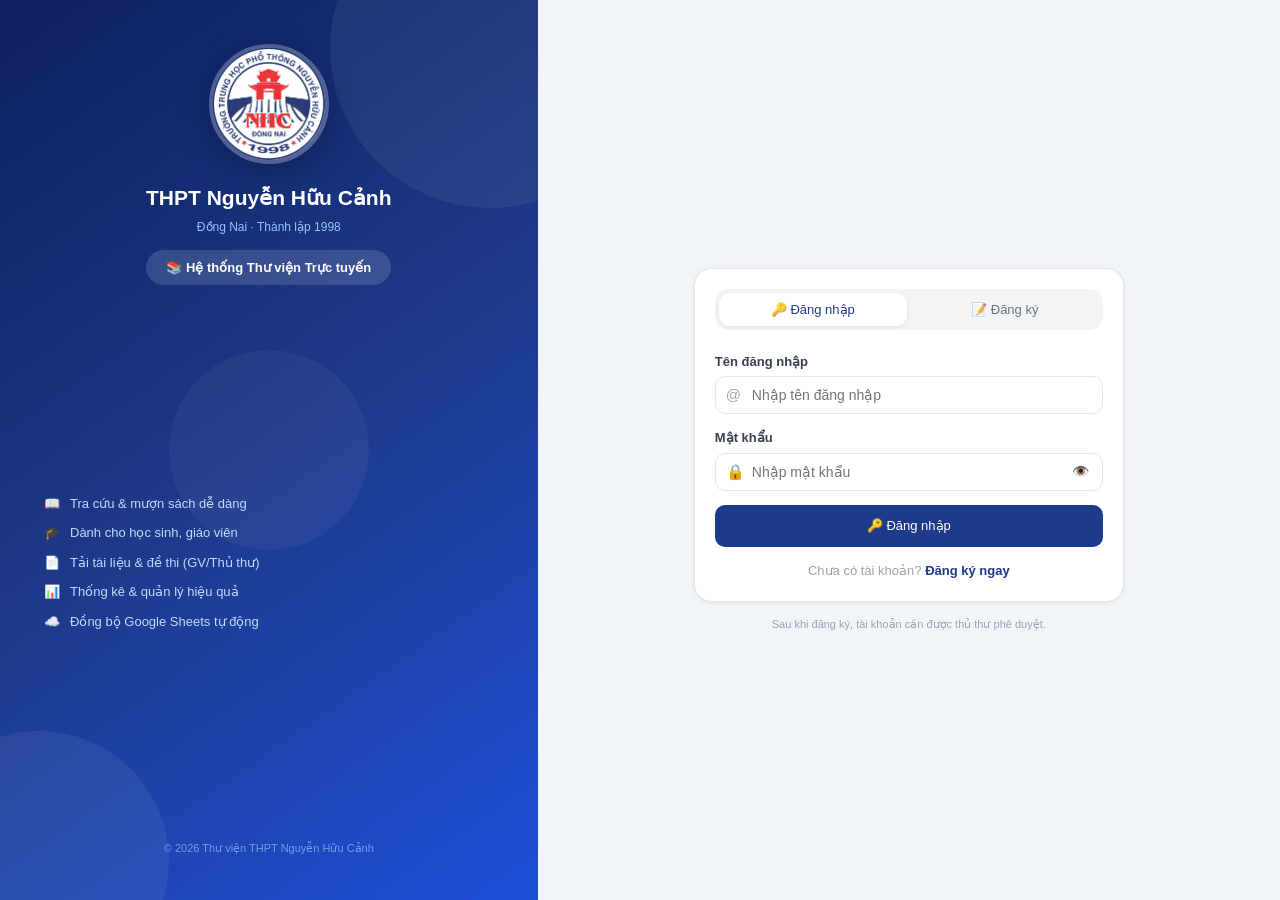
<file: login.html>
<!DOCTYPE html>
<html lang="vi">
<head>
  <meta charset="UTF-8"><meta name="viewport" content="width=device-width,initial-scale=1">
  <title>Đăng nhập — Thư viện THPT Nguyễn Hữu Cảnh</title>
  <link rel="icon" href="unnamed.jpg">
  <link rel="stylesheet" href="style.css">
  <style>body { background: #F1F5F9; }</style>
</head>
<body>
<div id="toast-container"></div>

<div class="login-wrap">
  <div class="login-left">
    <div class="ll-blob1"></div><div class="ll-blob2"></div><div class="ll-blob3"></div>
    <div class="ll-brand">
      <img src="unnamed.jpg" alt="Logo NHC" class="ll-logo"
        onerror="this.onerror=null;this.outerHTML='<div class=ll-logo-fb>📚</div>';">
      <p class="ll-school">THPT Nguyễn Hữu Cảnh</p>
      <p class="ll-school-sub">Đồng Nai · Thành lập 1998</p>
      <div class="ll-badge">📚 Hệ thống Thư viện Trực tuyến</div>
    </div>
    <div class="ll-feats">
      <div class="ll-feat"><span>📖</span> Tra cứu &amp; mượn sách dễ dàng</div>
      <div class="ll-feat"><span>🎓</span> Dành cho học sinh, giáo viên</div>
      <div class="ll-feat"><span>📄</span> Tải tài liệu &amp; đề thi (GV/Thủ thư)</div>
      <div class="ll-feat"><span>📊</span> Thống kê &amp; quản lý hiệu quả</div>
      <div class="ll-feat"><span>☁️</span> Đồng bộ Google Sheets tự động</div>
    </div>
    <p class="ll-copy">© 2026 Thư viện THPT Nguyễn Hữu Cảnh</p>
  </div>

  <div class="login-right">
    <div class="mobile-brand">
      <img src="unnamed.jpg" alt="Logo" style="width:44px;height:44px;border-radius:50%;object-fit:cover;">
      <div>
        <p class="mobile-brand-name">THPT Nguyễn Hữu Cảnh</p>
        <p class="mobile-brand-sub">Hệ thống Thư viện</p>
      </div>
    </div>

    <div class="card login-card">
      <div class="auth-tabs">
        <button class="auth-tab active" id="tab-login" onclick="switchTab('login')">🔑 Đăng nhập</button>
        <button class="auth-tab" id="tab-register" onclick="switchTab('register')">📝 Đăng ký</button>
      </div>

      <div id="pane-login">
        <form class="frm" onsubmit="handleLogin(event)">
          <div class="field">
            <label>Tên đăng nhập</label>
            <div class="iw"><span class="ii">@</span>
              <input type="text" id="l-user" placeholder="Nhập tên đăng nhập" required autocomplete="username">
            </div>
          </div>
          <div class="field">
            <label>Mật khẩu</label>
            <div class="iw"><span class="ii">🔒</span>
              <input type="password" id="l-pwd" placeholder="Nhập mật khẩu" required autocomplete="current-password">
              <span class="eye-btn" onclick="togglePwd('l-pwd',this)">👁️</span>
            </div>
          </div>
          <button type="submit" class="btn btn-primary btn-full" id="btn-login">🔑 Đăng nhập</button>
          <p class="form-link">Chưa có tài khoản? <a onclick="switchTab('register')">Đăng ký ngay</a></p>
        </form>
      </div>

      <div id="pane-register" style="display:none">
        <form class="frm" onsubmit="handleRegister(event)">
          <div class="field">
            <label>Tên đăng nhập <span class="req">*</span></label>
            <div class="iw"><span class="ii">@</span>
              <input type="text" id="r-user" placeholder="VD: NguyenVanA123" required>
            </div>
            <small>Không dấu, không khoảng trắng.</small>
          </div>
          <div class="field">
            <label>Họ và tên <span class="req">*</span></label>
            <div class="iw"><span class="ii">👤</span>
              <input type="text" id="r-name" placeholder="Nguyễn Văn A" required>
            </div>
          </div>
          <div class="field">
            <label>Vai trò <span class="req">*</span></label>
            <div class="role-picker">
              <button type="button" class="role-btn active" id="role-student" onclick="setRole('student')">🎓 Học sinh</button>
              <button type="button" class="role-btn" id="role-teacher" onclick="setRole('teacher')">👨‍🏫 Giáo viên</button>
              <button type="button" class="role-btn" id="role-librarian" onclick="setRole('librarian')">📚 Thủ thư</button>
            </div>
          </div>
          <div id="student-fields">
            <div class="frm-row">
              <div class="field">
                <label>Lớp <span class="req">*</span></label>
                <div class="iw"><span class="ii">🏫</span>
                  <input type="text" id="r-class" placeholder="VD: 12A1">
                </div>
              </div>
              <div class="field">
                <label>Số hiệu HS <span class="req">*</span></label>
                <div class="iw"><span class="ii">🎫</span>
                  <input type="text" id="r-id" placeholder="VD: HS12345">
                </div>
              </div>
            </div>
          </div>
          <div class="field">
            <label>Email</label>
            <div class="iw"><span class="ii">✉️</span>
              <input type="email" id="r-email" placeholder="email@nhc.edu.vn">
            </div>
          </div>
          <div class="frm-row">
            <div class="field">
              <label>Mật khẩu <span class="req">*</span></label>
              <div class="iw"><span class="ii">🔒</span>
                <input type="password" id="r-pwd" placeholder="≥ 3 ký tự" required>
                <span class="eye-btn" onclick="togglePwd('r-pwd',this)">👁️</span>
              </div>
            </div>
            <div class="field">
              <label>Xác nhận <span class="req">*</span></label>
              <div class="iw"><span class="ii">🔒</span>
                <input type="password" id="r-cpwd" placeholder="Nhập lại" required>
              </div>
            </div>
          </div>
          <button type="submit" class="btn btn-primary btn-full" id="btn-reg">📝 Đăng ký tài khoản</button>
          <p class="form-link">Đã có tài khoản? <a onclick="switchTab('login')">Đăng nhập</a></p>
        </form>
      </div>
    </div>
    <p class="login-note">Sau khi đăng ký, tài khoản cần được thủ thư phê duyệt.</p>
  </div>
</div>

<script src="script.js"></script>
<script>
  // 1. Chuyển hướng nếu đã đăng nhập
  if (typeof getCurrentUser === 'function' && getCurrentUser()) {
    location.replace('dashboard.html');
  }

  // 2. Đồng bộ dữ liệu khi mở trang
  let _loginSynced = false;
  if (typeof syncFromCloud === 'function') {
    syncFromCloud(() => {
      _loginSynced = true;
      console.log('✅ Đã đồng bộ dữ liệu cloud');
    });
  }

  let currentRole = 'student';

  function switchTab(t) {
    document.getElementById('pane-login').style.display    = t==='login' ? '' : 'none';
    document.getElementById('pane-register').style.display = t==='register' ? '' : 'none';
    document.getElementById('tab-login').classList.toggle('active', t==='login');
    document.getElementById('tab-register').classList.toggle('active', t==='register');
  }

  function setRole(role) {
    currentRole = role;
    ['student','teacher','librarian'].forEach(r => {
      document.getElementById('role-'+r)?.classList.toggle('active', r===role);
    });
    document.getElementById('student-fields').style.display = role==='student' ? '' : 'none';
    const classInp = document.getElementById('r-class');
    const idInp = document.getElementById('r-id');
    if (classInp) classInp.required = (role==='student');
    if (idInp) idInp.required = (role==='student');
  }

  function togglePwd(id, btn) {
    const inp = document.getElementById(id);
    if (!inp) return;
    inp.type = inp.type==='password' ? 'text' : 'password';
    btn.textContent = inp.type==='password' ? '👁️' : '🙈';
  }

  // 3. XỬ LÝ ĐĂNG NHẬP
  async function handleLogin(e) {
    if(e) e.preventDefault();
    const username = document.getElementById('l-user').value.trim();
    const password = document.getElementById('l-pwd').value;

    if (!username || !password) {
      toast('Vui lòng nhập tài khoản và mật khẩu', 'error');
      return;
    }

    const btn = document.getElementById('btn-login');
    btn.disabled = true;
    btn.innerHTML = 'Đang xác thực...';

    // Đảm bảo dữ liệu mới nhất được tải về
    syncFromCloud(() => {
      const result = doLogin({ username, password });
      btn.disabled = false;
      btn.innerHTML = '🔑 Đăng nhập';

      if (result === 'success') {
        toast('Đăng nhập thành công!', 'success');
        setTimeout(() => { location.href = 'dashboard.html'; }, 800);
      } else {
        const msgs = {
          not_found: 'Tài khoản không tồn tại',
          wrong_pwd: 'Mật khẩu không chính xác',
          pending: 'Tài khoản đang chờ duyệt',
          rejected: 'Tài khoản bị từ chối'
        };
        toast(msgs[result] || 'Lỗi đăng nhập', 'error');
      }
    });
  }

  // 4. XỬ LÝ ĐĂNG KÝ
  function handleRegister(e) {
    e.preventDefault();
    const username = document.getElementById('r-user').value.trim();
    const name     = document.getElementById('r-name').value.trim();
    const email    = document.getElementById('r-email').value.trim();
    const pwd      = document.getElementById('r-pwd').value;
    const cpwd     = document.getElementById('r-cpwd').value;
    const cls      = document.getElementById('r-class')?.value.trim()||'';
    const sid      = document.getElementById('r-id')?.value.trim()||'';

    if (pwd !== cpwd) { toast('Mật khẩu xác nhận không khớp','error'); return; }
    if (pwd.length < 3) { toast('Mật khẩu quá ngắn','error'); return; }

    const btn = document.getElementById('btn-reg');
    btn.disabled = true; btn.textContent = 'Đang xử lý...';

    const result = doRegister({ username, name, email, password: pwd, role: currentRole, className: cls, studentId: sid });
    
    setTimeout(() => {
        btn.disabled = false; btn.innerHTML = '📝 Đăng ký tài khoản';
        if (result === 'success') {
          toast('Đăng ký thành công! Chờ phê duyệt.', 'success');
          setTimeout(() => switchTab('login'), 1500);
        } else {
          toast('Tên đăng nhập đã tồn tại!','error');
        }
    }, 500);
  }
</script>
</body>
</html>
</file>
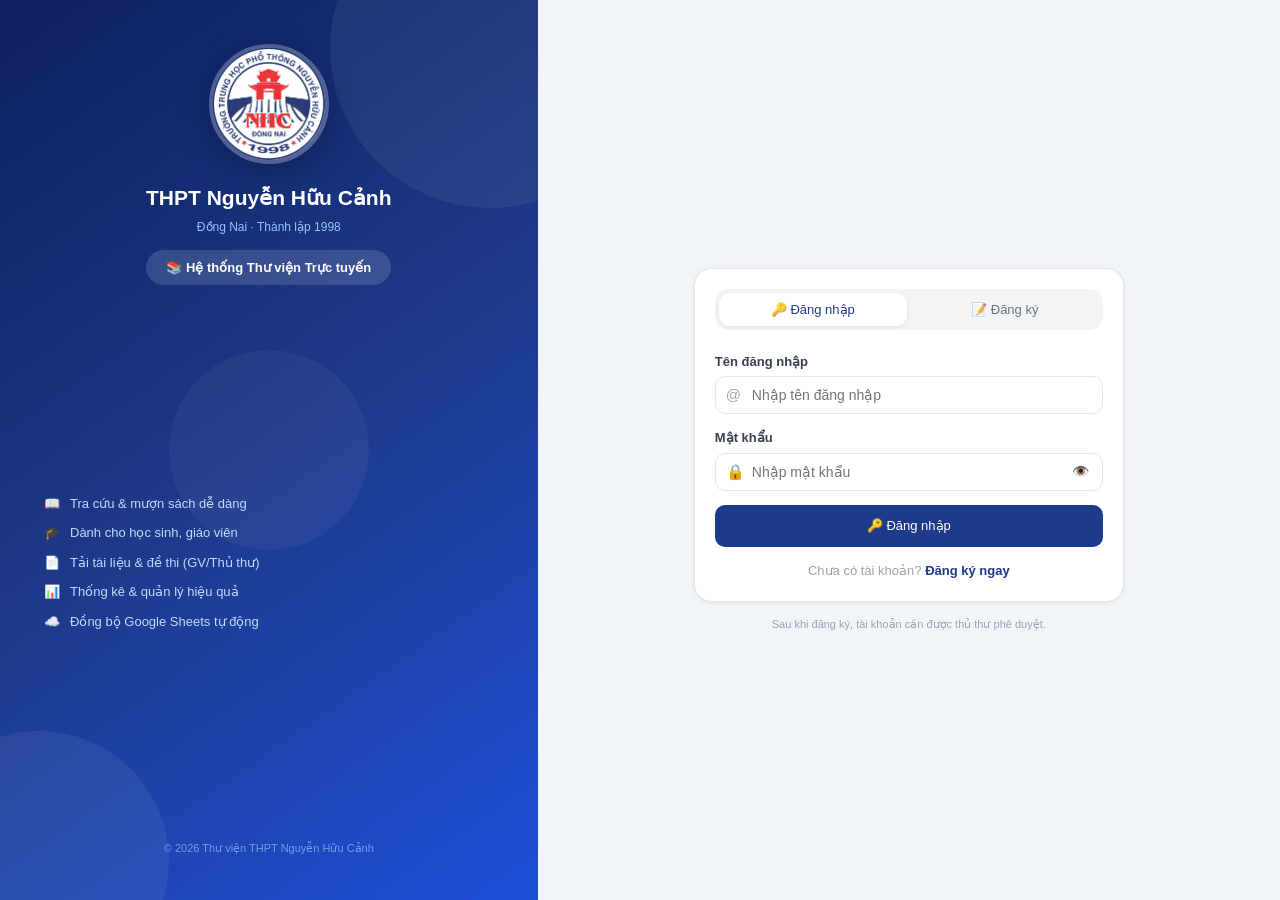
<file: rules.html>
<!DOCTYPE html>
<html lang="vi">
<head>
  <meta charset="UTF-8">
  <meta name="viewport" content="width=device-width,initial-scale=1">
  <title>Nội quy Thư viện — Thư viện NHC</title>
  <link rel="icon" href="unnamed.jpg">
  <link rel="stylesheet" href="style.css">
  <style>
    .rules-container {
      display: grid;
      grid-template-columns: 1fr 1fr;
      gap: 24px;
      margin-top: 20px;
    }
    @media (max-width: 768px) {
      .rules-container { grid-template-columns: 1fr; }
    }
    .rule-card {
      background: white;
      padding: 24px;
      border-radius: 12px;
      box-shadow: 0 2px 10px rgba(0,0,0,0.05);
    }
    .rule-card h2 {
      color: var(--p-dark);
      border-bottom: 2px solid var(--p-light);
      padding-bottom: 10px;
      margin-bottom: 15px;
      display: flex;
      align-items: center;
      gap: 10px;
    }
    .rule-list {
      list-style: none;
      padding: 0;
    }
    .rule-list li {
      margin-bottom: 12px;
      padding-left: 25px;
      position: relative;
      line-height: 1.6;
      color: #4B5563;
    }
    .rule-list li::before {
      content: "✓";
      position: absolute;
      left: 0;
      color: #10B981;
      font-weight: bold;
    }
    .note-box {
      margin-top: 20px;
      background: #FFFBEB;
      border-left: 4px solid #F59E0B;
      padding: 15px;
      border-radius: 4px;
      font-size: 14px;
    }
  </style>
</head>
<body>
<div id="toast-container"></div>

<div class="app-wrap">
  <div id="sidebar-cnt"></div>
  <div class="main-area">
    <div id="topbar-cnt"></div>
<main class="main-content" id="content">
  <div class="page">
    <div class="page-hd">
      <h1>📜 Nội quy Thư viện</h1>
      <p>Vui lòng đọc kỹ và tuân thủ các quy định để xây dựng môi trường văn hóa đọc tốt đẹp.</p>
    </div>

    <div class="rules-container">
      <div class="rule-card" id="rules-student" style="display: none;">
        <h2>👨‍🎓 Dành cho Học sinh</h2>
        <ul class="rule-list">
          <li>Xuất trình <b>Số hiệu học sinh</b> khi mượn sách tại quầy.</li>
          <li>Mỗi lần được mượn tối đa <b>03 quyển sách</b> trong vòng <b>14 ngày</b>.</li>
          <li>Giữ gìn sách cẩn thận, không viết vẽ, làm rách hoặc làm bẩn sách.</li>
          <li>Nếu làm mất hoặc hư hỏng sách, phải bồi thường theo giá trị thực tế.</li>
          <li>Giữ trật tự tuyệt đối, không ăn uống trong thư viện.</li>
        </ul>
      </div>

      <div class="rule-card" id="rules-teacher" style="display: none;">
        <h2>👩‍🏫 Dành cho Giáo viên</h2>
        <ul class="rule-list">
          <li>Đăng ký mượn sách qua tài khoản cá nhân trên hệ thống.</li>
          <li>Thời gian mượn tối đa <b>30 ngày</b>.</li>
          <li>Có trách nhiệm bảo quản sách và trả trước khi kết thúc học kỳ.</li>
        </ul>
      </div>

      <div class="rule-card punish-card" id="punish-box" style="display: none;">
        <h2>🚫 Xử lý Vi phạm</h2>
        <ul class="rule-list punish-list" id="punish-content">
          </ul>
      </div>
    </div>

    <div class="note-box">
      <b>💡 Lưu ý chung:</b> Hệ thống tự động nhắc nợ nếu quá hạn trên 03 ngày.
    </div>
  </div>
</main>

<script src="script.js"></script>
<script>
  initPage('rules'); // Khởi tạo giao diện chung
  const currentUser = getCurrentUser(); // Lấy thông tin người dùng

  if (currentUser) {
    const role = currentUser.role;
    const studentCard = document.getElementById('rules-student');
    const teacherCard = document.getElementById('rules-teacher');
    const punishBox   = document.getElementById('punish-box');
    const punishContent = document.getElementById('punish-content');

    // Hiển thị bảng phạt
    if (punishBox) punishBox.style.display = 'block';

    if (role === 'student') {
      if (studentCard) studentCard.style.display = 'block';
      // Thêm nội dung phạt cho học sinh
      punishContent.innerHTML = `
        <li><b>Trả trễ hạn:</b> Tạm dừng quyền mượn sách 01 tuần cho mỗi ngày trễ.</li>
        <li><b>Làm hỏng sách:</b> Phạt tiền sửa chữa hoặc mua mới tùy mức độ.</li>
        <li><b>Mất sách:</b> Đền bù 100% giá trị sách kèm phí xử lý.</li>
      `;
    } else if (role === 'teacher') {
      if (teacherCard) teacherCard.style.display = 'block';
      // Thêm nội dung phạt cho giáo viên
      punishContent.innerHTML = `
        <li><b>Trễ hạn học kỳ:</b> Hệ thống tạm khóa chức năng đăng ký mượn mới.</li>
        <li><b>Mất/Hỏng tài liệu:</b> Hoàn trả tài liệu tương đương cho thư viện.</li>
      `;
    } else if (role === 'librarian') {
      if (studentCard) studentCard.style.display = 'block';
      if (teacherCard) teacherCard.style.display = 'block';
      punishContent.innerHTML = `<li>Thủ thư có quyền áp dụng các mức phạt trên đối với người vi phạm.</li>`;
    }
  }
</script>
</file>
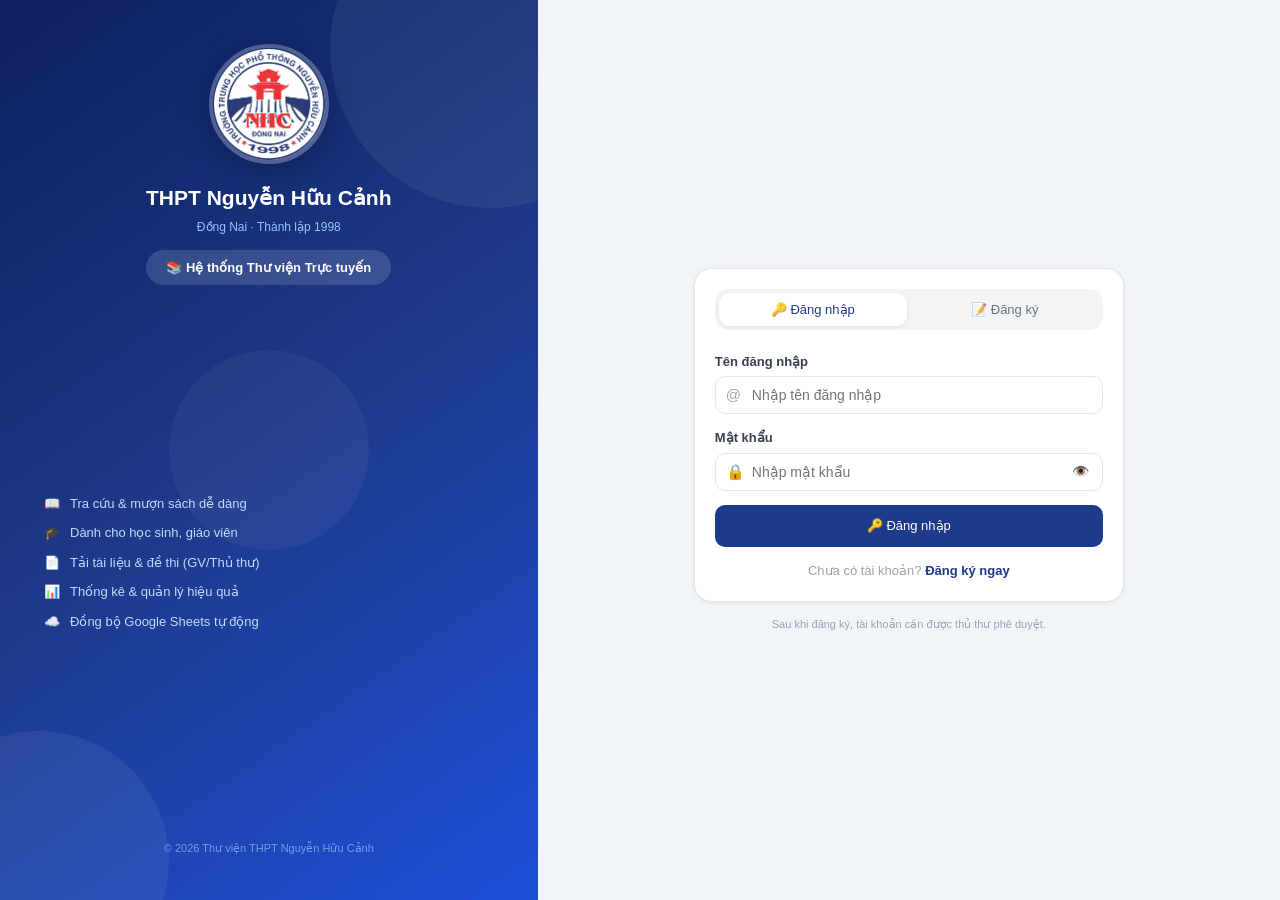
<file: settings.html>
<!DOCTYPE html>
<html lang="vi">
<head>
  <meta charset="UTF-8"><meta name="viewport" content="width=device-width,initial-scale=1">
  <title>Cài đặt — Thư viện NHC</title>
  <link rel="icon" href="unnamed.jpg">
  <link rel="stylesheet" href="style.css">
</head>
<body>
<div id="toast-container"></div>

<div class="app-wrap">
  <div id="sidebar-cnt"></div>
  <div class="main-area">
    <div id="topbar-cnt"></div>
    <main class="main-content" id="content"></main>
  </div>
</div>

<script src="script.js"></script>
<script>
initPage('settings', ['librarian']);
const U = getCurrentUser();
const CFG_KEY = 'nhc4_config';

function getCfg() {
  return db.get(CFG_KEY, {
    schoolName: 'THPT Nguyễn Hữu Cảnh',
    libName:    'Thư viện THPT Nguyễn Hữu Cảnh',
    schoolYear: '2025-2026',
    address:    'Đồng Nai',
    maxDays:    14,
    maxBooks:   3,
    enableNotify: true,
    enableAutoOverdue: true,
  });
}

function render() {
  const cfg = getCfg();
  const books   = getBooks();
  const users   = getUsers();
  const borrows = getBorrows();
  const docs    = getDocs();

  // Storage usage estimate
  let storageUsed = 0;
  try {
    for (const k of Object.values(K)) {
      const v = localStorage.getItem(k)||'';
      storageUsed += v.length;
    }
    storageUsed += (localStorage.getItem('nhc4_feedbacks')||'').length;
  } catch{}
  const storageKB = (storageUsed/1024).toFixed(1);
  const pct = Math.min(100, (storageKB/5120)*100).toFixed(1);

  document.getElementById('content').innerHTML = `
<div class="page" style="max-width:720px">
  <div class="page-hd"><h1>⚙️ Cài đặt hệ thống</h1><p>Cấu hình thư viện và thông số hoạt động</p></div>

  <!-- Thống kê nhanh -->
  <div class="stats-grid">
    <div class="stat-card"><div class="stat-icon" style="background:#DBEAFE">📚</div><div><p class="stat-label">Đầu sách</p><p class="stat-val" style="color:#1E40AF">${books.length}</p></div></div>
    <div class="stat-card"><div class="stat-icon" style="background:#D1FAE5">👥</div><div><p class="stat-label">Người dùng</p><p class="stat-val" style="color:#059669">${users.length}</p></div></div>
    <div class="stat-card"><div class="stat-icon" style="background:#FEF3C7">🔄</div><div><p class="stat-label">Phiếu mượn</p><p class="stat-val" style="color:#D97706">${borrows.length}</p></div></div>
    <div class="stat-card"><div class="stat-icon" style="background:#EDE9FE">📄</div><div><p class="stat-label">Tài liệu</p><p class="stat-val" style="color:#7C3AED">${docs.length}</p></div></div>
  </div>

  <!-- Thông tin thư viện -->
  <div class="card">
    <div class="card-hd">🏫 Thông tin thư viện</div>
    <div class="frm">
      <div class="frm-row">
        <div class="field"><label>Tên trường</label><input type="text" id="cfg-school" value="${esc(cfg.schoolName)}"></div>
        <div class="field"><label>Năm học</label><input type="text" id="cfg-year" value="${esc(cfg.schoolYear)}" placeholder="2025-2026"></div>
      </div>
      <div class="field"><label>Tên thư viện</label><input type="text" id="cfg-lib" value="${esc(cfg.libName)}"></div>
      <div class="field"><label>Địa chỉ</label><input type="text" id="cfg-addr" value="${esc(cfg.address)}" placeholder="Địa chỉ trường..."></div>
    </div>
  </div>

  <!-- Quy định mượn sách -->
  <div class="card">
    <div class="card-hd">📋 Quy định mượn sách</div>
    <div class="frm">
      <div class="frm-row">
        <div class="field"><label>Số ngày mượn tối đa</label>
          <div style="display:flex;align-items:center;gap:8px">
            <input type="number" id="cfg-days" value="${cfg.maxDays}" min="1" max="90" style="width:80px">
            <span style="color:#6B7280">ngày</span>
          </div>
        </div>
        <div class="field"><label>Số sách mượn tối đa/lần</label>
          <div style="display:flex;align-items:center;gap:8px">
            <input type="number" id="cfg-books" value="${cfg.maxBooks}" min="1" max="20" style="width:80px">
            <span style="color:#6B7280">cuốn</span>
          </div>
        </div>
      </div>
    </div>
  </div>

  <!-- Tính năng -->
  <div class="card">
    <div class="card-hd">🔧 Tính năng</div>
    <div class="toggle-wrap">
      <div><p class="toggle-label">Tự động đánh dấu quá hạn</p><p class="toggle-sub">Cập nhật trạng thái phiếu mượn khi quá ngày hạn trả</p></div>
      <label class="toggle"><input type="checkbox" id="cfg-auto" ${cfg.enableAutoOverdue?'checked':''}><span class="toggle-slider"></span></label>
    </div>
    <div class="toggle-wrap">
      <div><p class="toggle-label">Thông báo khi có người đăng ký</p><p class="toggle-sub">Hiển thị badge đỏ trên menu Người dùng</p></div>
      <label class="toggle"><input type="checkbox" id="cfg-notify" ${cfg.enableNotify?'checked':''}><span class="toggle-slider"></span></label>
    </div>
  </div>

  <!-- Google Sheets -->
  <div class="card">
    <div class="card-hd">☁️ Google Sheets Integration</div>
    <div class="frm">
      <div class="field"><label>URL Apps Script — Người dùng / Đăng nhập</label>
        <input type="text" id="gs-user" value="${esc(GS.USER)}" style="font-size:11px">
      </div>
      <div class="field"><label>URL Apps Script — Danh mục sách</label>
        <input type="text" id="gs-book" value="${esc(GS.BOOK)}" style="font-size:11px">
      </div>
      <div class="field"><label>URL Apps Script — Mượn / Trả</label>
        <input type="text" id="gs-borrow" value="${esc(GS.BORROW)}" style="font-size:11px">
      </div>
      <div class="field"><label>URL Apps Script — Phản hồi</label>
        <input type="text" id="gs-feedback" value="${esc(GS.FEEDBACK)}" style="font-size:11px">
      </div>
      <div style="background:#EFF6FF;border:1px solid #BFDBFE;border-radius:10px;padding:12px;font-size:12px;color:#1E40AF;line-height:1.7">
        <strong>📌 Lưu ý:</strong> Dữ liệu được gửi lên Google Sheets tự động khi có thay đổi.
        Nếu mạng không ổn định, sẽ hiển thị badge "Offline" trên thanh tiêu đề. Dữ liệu vẫn lưu local.
      </div>
    </div>
  </div>

  <!-- Storage & Backup -->
  <div class="card">
    <div class="card-hd">💾 Dung lượng &amp; Sao lưu</div>
    <div style="margin-bottom:12px">
      <div style="display:flex;justify-content:space-between;margin-bottom:6px;font-size:13px;color:#6B7280">
        <span>Đã dùng: <strong>${storageKB} KB</strong></span><span>Tối đa ước tính: 5 MB</span>
      </div>
      <div style="height:8px;background:#F3F4F6;border-radius:99px;overflow:hidden">
        <div style="height:100%;width:${pct}%;background:${parseFloat(pct)>80?'#DC2626':parseFloat(pct)>60?'#D97706':'#059669'};border-radius:99px;transition:width .5s"></div>
      </div>
    </div>
    <div style="display:flex;gap:10px;flex-wrap:wrap">
      <button class="btn btn-ghost" onclick="exportData()">📤 Xuất dữ liệu JSON</button>
      <button class="btn btn-ghost" onclick="importData()">📥 Nhập dữ liệu JSON</button>
      <button class="btn btn-danger" onclick="clearAllData()">🗑️ Xóa toàn bộ &amp; Reset</button>
    </div>
    <input type="file" id="import-file" accept=".json" style="display:none" onchange="doImport(this)">
    <div style="margin-top:12px;padding:10px 12px;background:#FEF3C7;border-radius:8px;font-size:12px;color:#92400E;line-height:1.6">
      <strong>💡 Gặp lỗi đăng nhập hoặc trang bỏ qua login?</strong><br>
      Mở file <code style="background:#FDE68A;padding:1px 4px;border-radius:3px">clear_data.html</code> để xóa phiên cũ và bắt đầu lại.
    </div>
  </div>

  <div style="display:flex;gap:10px">
    <button class="btn btn-primary" onclick="saveSettings()">💾 Lưu cài đặt</button>
    <button class="btn btn-ghost" onclick="render()">↺ Hủy thay đổi</button>
  </div>
</div>`;
}

function saveSettings() {
  const cfg = {
    schoolName: document.getElementById('cfg-school').value.trim(),
    libName:    document.getElementById('cfg-lib').value.trim(),
    schoolYear: document.getElementById('cfg-year').value.trim(),
    address:    document.getElementById('cfg-addr').value.trim(),
    maxDays:    parseInt(document.getElementById('cfg-days').value)||14,
    maxBooks:   parseInt(document.getElementById('cfg-books').value)||3,
    enableAutoOverdue: document.getElementById('cfg-auto').checked,
    enableNotify:      document.getElementById('cfg-notify').checked,
  };
  db.set(CFG_KEY, cfg);
  toast('✅ Đã lưu cài đặt thành công!', 'success');
}

function exportData() {
  const data = {};
  Object.entries(K).forEach(([name,key]) => { data[name]=db.get(key); });
  data['FEEDBACKS'] = db.get('nhc4_feedbacks');
  const blob = new Blob([JSON.stringify(data, null, 2)], {type:'application/json'});
  const a = document.createElement('a');
  a.href = URL.createObjectURL(blob);
  a.download = `nhc-library-backup-${todayStr()}.json`;
  a.click();
  toast('📤 Đã xuất dữ liệu thành công!', 'success');
}

function importData() { document.getElementById('import-file').click(); }

function doImport(input) {
  const file = input.files?.[0];
  if (!file) return;
  const reader = new FileReader();
  reader.onload = ev => {
    try {
      const data = JSON.parse(ev.target.result);
      if (!confirm('Nhập dữ liệu sẽ ghi đè lên dữ liệu hiện tại. Tiếp tục?')) return;
      Object.entries(K).forEach(([name,key]) => { if(data[name]) db.set(key, data[name]); });
      if (data['FEEDBACKS']) db.set('nhc4_feedbacks', data['FEEDBACKS']);
      toast('✅ Nhập dữ liệu thành công! Đang tải lại...', 'success');
      setTimeout(()=>location.reload(), 1200);
    } catch { toast('❌ File không hợp lệ','error'); }
  };
  reader.readAsText(file);
  input.value='';
}

function clearAllData() {
  if (!confirm('⚠️ XÓA TOÀN BỘ dữ liệu?\nBao gồm sách, người dùng, phiếu mượn, tài liệu.\nThao tác này KHÔNG thể hoàn tác!\n\nNhập "XACNHAN" để tiếp tục:')) return;
  const confirm2 = prompt('Nhập "XACNHAN" để xác nhận:');
  if (confirm2 !== 'XACNHAN') { toast('Đã hủy thao tác','info'); return; }
  Object.values(K).forEach(key => db.del(key));
  db.del('nhc4_feedbacks');
  db.del('nhc4_config');
  toast('Đã xóa dữ liệu. Đăng xuất...', 'warning');
  setTimeout(doLogout, 1200);
}

render();
</script>
</body>
</html>
</file>
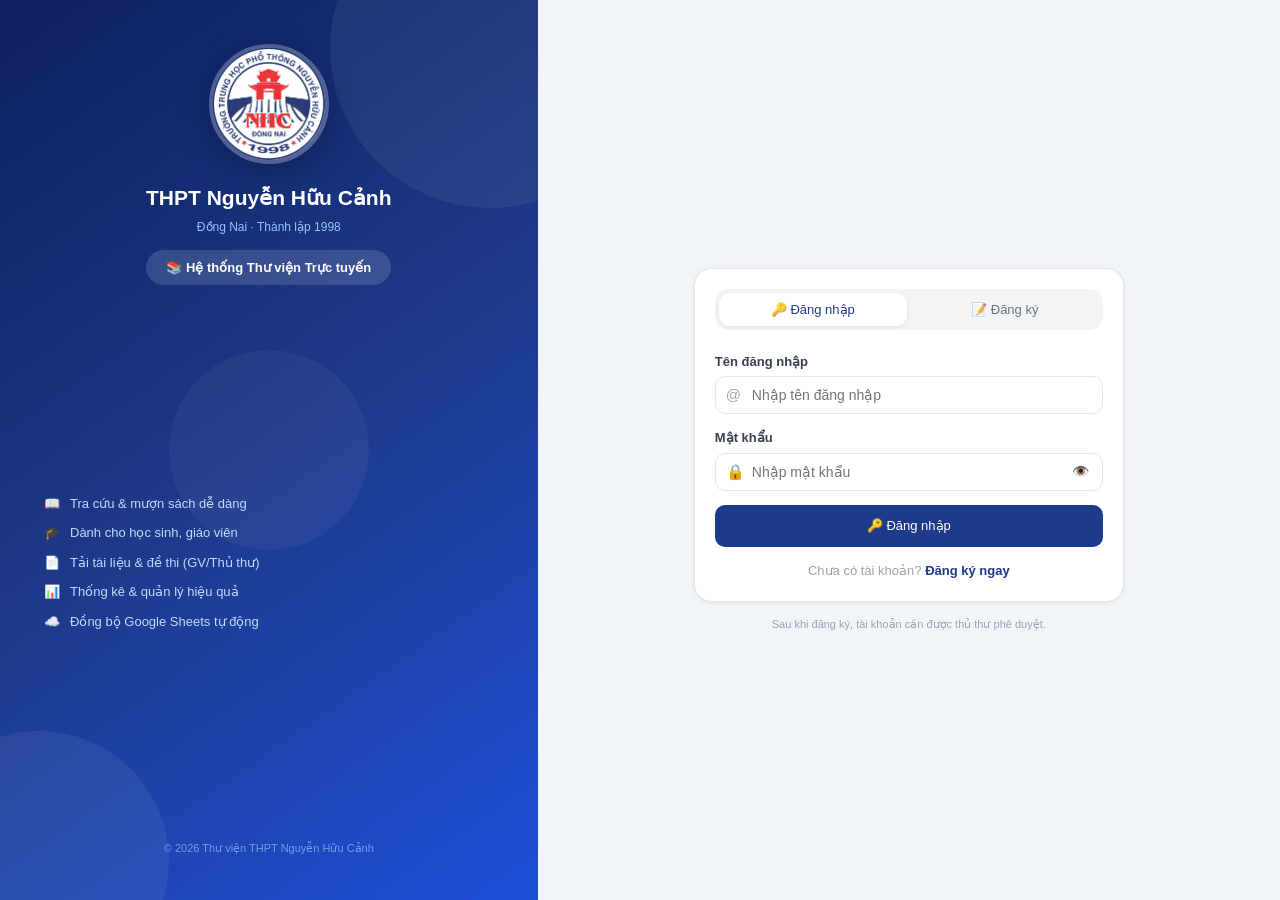
<file: users.html>
<!DOCTYPE html>
<html lang="vi">
<head>
  <meta charset="UTF-8"><meta name="viewport" content="width=device-width,initial-scale=1">
  <title>Người dùng — Thư viện NHC</title>
  <link rel="icon" href="unnamed.jpg">
  <link rel="stylesheet" href="style.css">
</head>
<body>
<div id="toast-container"></div>

<div class="app-wrap">
  <div id="sidebar-cnt"></div>
  <div class="main-area">
    <div id="topbar-cnt"></div>
    <main class="main-content" id="content"></main>
  </div>
</div>

<script src="script.js"></script>
<script>
initPage('users', ['librarian']);
const U = getCurrentUser();

let tabActive  = 'pending';
let searchQ    = '';
let showAddUser = false;

function render() {
  const users = getUsers();

  const q = searchQ.toLowerCase();
  // Chỉ lấy những người dùng có trạng thái khác 'deleted'
// 1. Lấy tất cả user nhưng LỌC BỎ những người có status là 'deleted'
  const allUsers = getUsers().filter(u => u.status !== 'deleted');

  // 2. Chia tabs dựa trên danh sách đã lọc sạch
  const pending  = allUsers.filter(u => u.status === 'pending');
  const approved = allUsers.filter(u => u.status === 'approved');
  const rejected = allUsers.filter(u => u.status === 'rejected');

  const tabMap = { all: allUsers, pending, approved, rejected };
  
  // 3. Lấy danh sách hiển thị theo tab đang chọn
  let list = tabMap[tabActive] || allUsers;
  if (q) list = list.filter(u=>
    u.name.toLowerCase().includes(q)||
    (u.username||'').toLowerCase().includes(q)||
    (u.studentId||'').toLowerCase().includes(q)||
    (u.email||'').toLowerCase().includes(q)
  );

  document.getElementById('content').innerHTML = `
<div class="page">
  <div class="page-hd">
    <h1>👥 Quản lý người dùng</h1>
    <p>${users.length} tài khoản trong hệ thống · ${pending.length} chờ phê duyệt</p>
  </div>

  <div class="stats-grid">
    <div class="stat-card"><div class="stat-icon" style="background:#D1FAE5">✅</div><div><p class="stat-label">Đã duyệt</p><p class="stat-val" style="color:#059669">${approved.length}</p></div></div>
    <div class="stat-card"><div class="stat-icon" style="background:#FEF3C7">⏳</div><div><p class="stat-label">Chờ duyệt</p><p class="stat-val" style="color:#D97706">${pending.length}</p></div></div>
    <div class="stat-card"><div class="stat-icon" style="background:#FEE2E2">❌</div><div><p class="stat-label">Từ chối</p><p class="stat-val" style="color:#DC2626">${rejected.length}</p></div></div>
    <div class="stat-card"><div class="stat-icon" style="background:#EDE9FE">👤</div><div><p class="stat-label">Tổng cộng</p><p class="stat-val" style="color:#7C3AED">${users.length}</p></div></div>
  </div>

  ${pending.length>0?`
  <div class="card" style="border-left:4px solid #D97706">
    <div class="card-hd">⏳ ${pending.length} tài khoản đang chờ phê duyệt
      <div class="card-hd-actions">
        <button class="btn btn-sm btn-success" onclick="approveAll()">✅ Duyệt tất cả</button>
      </div>
    </div>
    <div style="display:flex;flex-direction:column;gap:8px">
      ${pending.map(u=>pendingCard(u)).join('')}
    </div>
  </div>`:''}

  <div class="tab-bar">
    <button class="tab-btn${tabActive==='all'?' active':''}" onclick="setTab('all')">Tất cả <span class="tab-count">${users.length}</span></button>
    <button class="tab-btn${tabActive==='pending'?' active':''}" onclick="setTab('pending')">Chờ duyệt <span class="tab-count">${pending.length}</span></button>
    <button class="tab-btn${tabActive==='approved'?' active':''}" onclick="setTab('approved')">Đã duyệt <span class="tab-count">${approved.length}</span></button>
    <button class="tab-btn${tabActive==='rejected'?' active':''}" onclick="setTab('rejected')">Từ chối <span class="tab-count">${rejected.length}</span></button>
  </div>

  <div class="toolbar">
    <div class="sbox">
      <svg width="15" height="15" viewBox="0 0 24 24" fill="none" stroke="currentColor" stroke-width="2"><circle cx="11" cy="11" r="8"/><line x1="21" y1="21" x2="16.65" y2="16.65"/></svg>
      <input type="text" placeholder="Tìm tên, username, mã số, email..." value="${esc(searchQ)}" oninput="searchQ=this.value;render()">
    </div>
    <button class="btn btn-primary" onclick="toggleAddUser()">${showAddUser?'✕ Đóng':'➕ Thêm người dùng'}</button>
  </div>

  ${showAddUser ? addUserFormHtml() : ''}

  <div class="tbl-wrap">
    <table class="tbl">
      <thead><tr>
        <th>Người dùng</th><th>Username</th><th>Lớp / Mã số</th><th>Vai trò</th><th>Trạng thái</th><th>Ngày ĐK</th><th>Thao tác</th>
      </tr></thead>
      <tbody>
        ${list.length===0?`<tr><td colspan="7" class="empty">Không có người dùng nào</td></tr>`:list.map(u=>userRowHtml(u)).join('')}
      </tbody>
    </table>
  </div>
</div>`;
}

function pendingCard(u) {
  const rc = ROLE_COLOR[u.role]||{bg:'#F3F4F6',c:'#374151'};
  return `
<div style="display:flex;align-items:center;gap:12px;padding:10px 12px;border:1px solid #FDE68A;border-radius:10px;background:#FFFBEB">
  <div class="avatar avatar-md" style="background:${rc.bg};color:${rc.c}">${u.name.charAt(0)}</div>
  <div style="flex:1">
    <p style="font-weight:600;font-size:13px">${esc(u.name)} <span class="code">${esc(u.username)}</span></p>
    <p style="font-size:11px;color:#6B7280">${ROLE_LABEL[u.role]||u.role}${u.className?' · Lớp '+u.className:''}${u.studentId?' · '+u.studentId:''} · Đăng ký: ${fmtD(u.createdDate)}</p>
  </div>
  <div style="display:flex;gap:6px">
    <button class="btn btn-sm btn-success" onclick="approve('${u.id}')">✅ Duyệt</button>
    <button class="btn btn-sm btn-danger"  onclick="reject('${u.id}')">❌ Từ chối</button>
  </div>
</div>`;
}

function userRowHtml(u) {
  const rc = ROLE_COLOR[u.role]||{bg:'#F3F4F6',c:'#374151'};
  const isSelf = u.id === U.id;
  return `<tr>
    <td><div class="u-cell">
      <div class="avatar avatar-md" style="background:${rc.bg};color:${rc.c}">${u.name.charAt(0)}</div>
      <div><p class="fw">${esc(u.name)}${isSelf?' <span style="font-size:10px;color:#1E40AF;background:#DBEAFE;padding:1px 5px;border-radius:4px">Bạn</span>':''}</p>
      <small style="color:#9CA3AF">${esc(u.email||'—')}</small></div>
    </div></td>
    <td><code class="code">${esc(u.username)}</code></td>
    <td>${u.className?`<span>${esc(u.className)}</span> · `:''}<span style="color:#6B7280">${esc(u.studentId||'—')}</span></td>
    <td>${roleTag(u.role)}</td>
    <td>${userStatusBadge(u.status)}</td>
    <td style="color:#9CA3AF;font-size:12px">${fmtD(u.createdDate)}</td>
    <td><div class="act">
      ${!isSelf && u.status!=='approved' ? `<button class="btn btn-sm btn-success" onclick="approve('${u.id}')">✅ Duyệt</button>` : ''}
      ${!isSelf && u.status!=='rejected' ? `<button class="btn btn-sm btn-danger"  onclick="reject('${u.id}')">❌ Từ chối</button>` : ''}
      ${!isSelf ? `<button class="btn btn-sm" style="background:#F3F4F6;color:#374151" onclick="resetPwd('${u.id}')">🔑 Reset MK</button>` : ''}
      
      ${!isSelf ? `<button class="btn btn-sm btn-danger" onclick="deleteUser('${u.id}', '${esc(u.username)}')">🗑️ Xóa</button>` : ''}
    </div></td>
  </tr>`;
}

function addUserFormHtml() {
  return `
<div class="card" style="max-width:580px">
  <div class="card-hd">➕ Thêm người dùng mới</div>
  <form class="frm" onsubmit="handleAddUser(event)">
    <div class="frm-row">
      <div class="field"><label>Tên đăng nhập <span class="req">*</span></label><input type="text" id="au-user" placeholder="VD: NguyenVanA" required></div>
      <div class="field"><label>Họ và tên <span class="req">*</span></label><input type="text" id="au-name" placeholder="Nguyễn Văn A" required></div>
    </div>
    <div class="field"><label>Vai trò <span class="req">*</span></label>
      <select id="au-role">
        <option value="student">🎓 Học sinh</option>
        <option value="teacher">👨‍🏫 Giáo viên</option>
        <option value="librarian">📚 Thủ thư</option>
      </select>
    </div>
    <div class="frm-row">
      <div class="field"><label>Lớp</label><input type="text" id="au-class" placeholder="VD: 12A1"></div>
      <div class="field"><label>Số hiệu</label><input type="text" id="au-id" placeholder="VD: HS12345"></div>
    </div>
    <div class="field"><label>Email</label><input type="email" id="au-email" placeholder="email@nhc.edu.vn"></div>
    <div class="field"><label>Mật khẩu <span class="req">*</span></label><input type="password" id="au-pwd" placeholder="Mật khẩu mặc định" required></div>
    <div style="display:flex;gap:10px">
      <button type="submit" class="btn btn-primary">💾 Tạo tài khoản</button>
      <button type="button" class="btn btn-ghost" onclick="toggleAddUser()">Hủy</button>
    </div>
  </form>
</div>`;
}

function setTab(t) { tabActive=t; searchQ=''; render(); }
function toggleAddUser() { showAddUser=!showAddUser; render(); }

function approve(id) {
  const users = getUsers();
  const u = users.find(x=>x.id===id);
  if (!u) return;
  u.status = 'approved';
  saveUsers(users);
  gsPost(GS.USER, { action:'APPROVE', username:u.username, name:u.name, approvedBy:U.name, approvedDate:todayStr() });
  toast(`✅ Đã duyệt tài khoản: ${u.name}`, 'success');
  render();
}

function reject(id) {
  const users = getUsers();
  const u = users.find(x=>x.id===id);
  if (!u) return;
  if (!confirm(`Từ chối tài khoản "${u.name}" (${u.username})?`)) return;
  u.status = 'rejected';
  saveUsers(users);
  gsPost(GS.USER, { action:'REJECT', username:u.username, name:u.name, rejectedBy:U.name, rejectedDate:todayStr() });
  toast(`Đã từ chối: ${u.name}`, 'warning');
  render();
}

function approveAll() {
  const users = getUsers();
  const pend = users.filter(u=>u.status==='pending');
  if (!pend.length) return;
  if (!confirm(`Duyệt tất cả ${pend.length} tài khoản đang chờ?`)) return;
  pend.forEach(u=>{ u.status='approved'; });
  saveUsers(users);
  gsPost(GS.USER, { action:'APPROVE_ALL', count:pend.length, approvedBy:U.name, approvedDate:todayStr() });
  toast(`✅ Đã duyệt ${pend.length} tài khoản`, 'success');
  render();
}

function resetPwd(id) {
  const users = getUsers();
  const u = users.find(x=>x.id===id);
  if (!u) return;
  const newPwd = prompt(`Đặt mật khẩu mới cho "${u.name}" (${u.username}):\n(Để trống = reset về tên đăng nhập)`);
  if (newPwd === null) return;
  const p = getPwds();
  p[u.username] = newPwd.trim()||u.username;
  savePwds(p);
  toast(`🔑 Đã đặt lại mật khẩu cho ${u.name}`, 'success');
}

function handleAddUser(e) {
  e.preventDefault();
  const data = {
    username:  document.getElementById('au-user').value.trim(),
    name:      document.getElementById('au-name').value.trim(),
    role:      document.getElementById('au-role').value,
    className: document.getElementById('au-class').value.trim(),
    studentId: document.getElementById('au-id').value.trim(),
    email:     document.getElementById('au-email').value.trim(),
    password:  document.getElementById('au-pwd').value,
  };
  if (!data.username||!data.name||!data.password) { toast('Vui lòng điền đầy đủ (*)','error'); return; }
  const users = getUsers();
  if (users.some(u=>u.username.toLowerCase()===data.username.toLowerCase())) { toast('Tên đăng nhập đã tồn tại','error'); return; }
  const nu = { id:'u'+Date.now(), ...data, status:'approved', createdDate:todayStr() };
  delete nu.password;
  users.push(nu);
  saveUsers(users);
  const p = getPwds(); p[nu.username]=data.password; savePwds(p);
  gsPost(GS.USER, { action:'ADD_BY_ADMIN', username:nu.username, name:nu.name, role:ROLE_LABEL[nu.role]||nu.role, addedBy:U.name, addedDate:nu.createdDate });
  toast(`✅ Đã tạo tài khoản: ${nu.name}`, 'success');
  showAddUser = false;
  render();
}

render();
function deleteUser(id, username) {
  if (!confirm(`Bạn có chắc chắn muốn vô hiệu hóa tài khoản "${username}"?`)) return;

  // 1. Cập nhật danh sách User trong máy
  const users = getUsers();
  const uIndex = users.findIndex(u => u.id === id);
  
  if (uIndex !== -1) {
    // Đổi tên username cũ để không bị trùng khi người khác đăng ký lại
    const oldUsername = users[uIndex].username;
    users[uIndex].username = oldUsername + '_deleted_' + Date.now();
    users[uIndex].status = 'deleted'; // Ghi nhận trạng thái đã xóa
    saveUsers(users);

    // 2. Xóa mật khẩu của username cũ để giải phóng nó
    const pwds = getPwds();
    if (pwds[oldUsername]) {
      delete pwds[oldUsername];
      savePwds(pwds);
    }

    // 3. Gửi thông báo lên Google Sheets
    gsPost(GS.USER, { 
      action: 'SOFT_DELETE_USER', 
      targetId: id,
      username: oldUsername,
      deletedBy: U.name
    });

    toast(`Đã vô hiệu hóa tài khoản ${oldUsername}`, 'success');
    render();
  }
}
</script>
</body>
</html>
</file>
<file: style.css>
:root {
  --primary:    #1E3A8A;
  --primary-h:  #1e40af;
  --primary-d:  #0f2569;
  --primary-l:  #EFF6FF;
  --primary-ll: #DBEAFE;
  --bg:         #F9FAFB;
  --white:      #ffffff;
  --border:     #E5E7EB;
  --text:       #111827;
  --text-m:     #374151;
  --text-s:     #6B7280;
  --text-xs:    #9CA3AF;
  --danger:     #DC2626;
  --danger-l:   #FEE2E2;
  --success:    #059669;
  --success-l:  #D1FAE5;
  --warning:    #D97706;
  --warning-l:  #FEF3C7;
  --purple:     #7C3AED;
  --purple-l:   #EDE9FE;
  --orange-l:   #FED7AA;
  --orange:     #EA580C;
  --sidebar-w:  280px;
  --r:          10px;
  --r-lg:       14px;
  --r-xl:       18px;
  --sh:         0 1px 4px rgba(0,0,0,0.07);
  --sh-md:      0 4px 16px rgba(0,0,0,0.10);
  --sh-lg:      0 8px 32px rgba(0,0,0,0.13);
}

*,*::before,*::after{box-sizing:border-box;margin:0;padding:0}
html{scroll-behavior:smooth;font-size:14px}
body{font-family:-apple-system,BlinkMacSystemFont,'Segoe UI',Roboto,sans-serif;background:var(--bg);color:var(--text);line-height:1.5}
a{color:inherit;text-decoration:none}
button{font-family:inherit;cursor:pointer;border:none;background:none}
input,select,textarea{font-family:inherit;font-size:14px}
img{display:block;max-width:100%}
ul{list-style:none}
::-webkit-scrollbar{width:5px;height:5px}
::-webkit-scrollbar-track{background:transparent}
::-webkit-scrollbar-thumb{background:#D1D5DB;border-radius:99px}

#toast-container{position:fixed;top:14px;right:14px;z-index:9999;display:flex;flex-direction:column;gap:8px;pointer-events:none}
.toast{display:flex;align-items:flex-start;gap:10px;padding:12px 14px;border-radius:var(--r-lg);background:white;border:1px solid var(--border);box-shadow:var(--sh-lg);pointer-events:all;min-width:250px;max-width:360px;font-size:13px;animation:toastIn .22s ease}
@keyframes toastIn{from{transform:translateX(110%);opacity:0}to{transform:none;opacity:1}}
.toast-success{border-left:4px solid var(--success)}
.toast-error  {border-left:4px solid var(--danger)}
.toast-warning{border-left:4px solid var(--warning)}
.toast-info   {border-left:4px solid var(--primary)}
.toast-body{flex:1;line-height:1.4}
.toast-title{font-weight:600;color:var(--text);margin-bottom:1px}
.toast-msg{color:var(--text-s);font-size:12px}
.toast-close{background:none;border:none;cursor:pointer;color:var(--text-xs);padding:0;font-size:16px;line-height:1;flex-shrink:0;margin-top:-2px}

.btn{display:inline-flex;align-items:center;gap:6px;padding:8px 16px;border-radius:var(--r);font-size:13px;font-weight:500;transition:all .15s;cursor:pointer;border:1px solid transparent;white-space:nowrap;line-height:1.4}
.btn:disabled{opacity:.5;cursor:not-allowed;pointer-events:none}
.btn-primary{background:var(--primary);color:#fff}
.btn-primary:hover{background:var(--primary-h)}
.btn-ghost{background:white;color:var(--text-m);border-color:var(--border)}
.btn-ghost:hover{background:var(--bg)}
.btn-success{background:var(--success-l);color:#065F46}
.btn-success:hover{background:#A7F3D0}
.btn-danger{background:var(--danger-l);color:var(--danger)}
.btn-danger:hover{background:#FECACA}
.btn-warning{background:var(--warning-l);color:#92400E}
.btn-warning:hover{background:#FDE68A}
.btn-purple{background:var(--purple-l);color:var(--purple)}
.btn-sm{padding:5px 10px;font-size:12px;border-radius:8px}
.btn-full{width:100%;justify-content:center;padding:11px}

.badge{display:inline-flex;align-items:center;gap:4px;padding:3px 8px;border-radius:6px;font-size:11px;font-weight:600}
.badge-blue  {background:var(--primary-ll);color:#1E40AF}
.badge-green {background:var(--success-l); color:#065F46}
.badge-red   {background:var(--danger-l);  color:var(--danger)}
.badge-yellow{background:var(--warning-l); color:#92400E}
.badge-purple{background:var(--purple-l);  color:var(--purple)}
.badge-gray  {background:#F3F4F6;           color:var(--text-m)}
.badge-orange{background:var(--orange-l);  color:var(--orange)}

.field{display:flex;flex-direction:column;gap:5px}
.field label{font-size:13px;font-weight:600;color:var(--text-m)}
.field small{font-size:11px;color:var(--text-xs);line-height:1.4}
.req{color:var(--danger)}
.iw{position:relative;display:flex;align-items:center}
.iw .ii{position:absolute;left:11px;color:var(--text-xs);pointer-events:none;display:flex;align-items:center;font-size:15px}
.iw input,.iw select{width:100%;padding:10px 12px 10px 36px;border:1px solid var(--border);border-radius:var(--r);background:white;outline:none;transition:border-color .15s}
.iw input:focus,.iw select:focus{border-color:var(--primary)}
.iw .eye-btn{position:absolute;right:10px;color:var(--text-xs);display:flex;padding:4px;cursor:pointer}
.iw .eye-btn:hover{color:var(--text-m)}
input:not(.iw input):not([type="file"]):not([type="range"]),select:not(.iw select),textarea{width:100%;padding:10px 12px;border:1px solid var(--border);border-radius:var(--r);background:white;outline:none;transition:border-color .15s;resize:vertical}
input:not(.iw input):focus,select:not(.iw select):focus,textarea:focus{border-color:var(--primary)}
input[type="file"]{border:1.5px dashed var(--border);padding:10px 12px;border-radius:var(--r);background:var(--bg);cursor:pointer;width:100%}
input[type="file"]:hover{border-color:var(--primary)}
input[type="date"]{padding:9px 12px;border:1px solid var(--border);border-radius:var(--r);background:white;outline:none;width:100%}
input[type="date"]:focus{border-color:var(--primary)}
.frm{display:flex;flex-direction:column;gap:14px}
.frm-row{display:grid;grid-template-columns:1fr 1fr;gap:12px}
.frm-row-3{display:grid;grid-template-columns:1fr 1fr 1fr;gap:12px}
@media(max-width:640px){.frm-row,.frm-row-3{grid-template-columns:1fr}}

.card{background:white;border:1px solid var(--border);border-radius:var(--r-xl);padding:20px;box-shadow:var(--sh)}
.card-hd{font-size:15px;font-weight:700;color:var(--text);margin-bottom:16px;display:flex;align-items:center;gap:8px}
.card-hd-actions{margin-left:auto;display:flex;gap:6px}

.sec-hd{display:flex;align-items:center;justify-content:space-between;margin-bottom:12px}
.sec-hd h2{font-size:15px;font-weight:700;color:var(--text)}
.see-all{font-size:12px;color:var(--primary);font-weight:600;cursor:pointer}
.see-all:hover{text-decoration:underline}

.tab-bar{display:flex;gap:4px;background:white;border:1px solid var(--border);border-radius:var(--r-xl);padding:4px;width:fit-content;margin-bottom:18px;flex-wrap:wrap}
.tab-btn{display:flex;align-items:center;gap:6px;padding:7px 14px;border-radius:var(--r);font-size:13px;font-weight:500;color:var(--text-s);transition:all .15s;background:transparent;white-space:nowrap;cursor:pointer}
.tab-btn.active{background:var(--primary);color:white}
.tab-count{font-size:10px;padding:1px 5px;border-radius:99px;background:rgba(255,255,255,.2)}
.tab-btn:not(.active) .tab-count{background:var(--border);color:var(--text-s)}
.filter-tabs{display:flex;flex-wrap:wrap;gap:6px;margin-bottom:14px}
.ftab{padding:5px 12px;border-radius:99px;font-size:12px;font-weight:500;background:white;border:1px solid var(--border);color:var(--text-s);cursor:pointer;transition:all .15s}
.ftab.active{background:var(--primary);color:white;border-color:var(--primary)}

.tbl-wrap{background:white;border:1px solid var(--border);border-radius:var(--r-xl);overflow:auto;box-shadow:var(--sh)}
.tbl{width:100%;border-collapse:collapse;font-size:13px;min-width:560px}
.tbl thead{background:var(--bg)}
.tbl th{text-align:left;padding:10px 14px;font-weight:600;color:var(--text-m);font-size:12px;white-space:nowrap}
.tbl td{padding:11px 14px;border-top:1px solid #F3F4F6;vertical-align:middle}
.tbl tbody tr:hover td{background:#FAFAFA}
.tbl .tc{text-align:center}
.tbl .fw{font-weight:500;color:var(--text)}
.tbl .act{display:flex;gap:5px}
.tbl .empty{text-align:center;padding:32px;color:var(--text-xs);font-size:13px}

.toolbar{display:flex;align-items:center;gap:10px;margin-bottom:14px;flex-wrap:wrap}
.sbox{display:flex;align-items:center;gap:8px;background:white;border:1px solid var(--border);border-radius:var(--r);padding:8px 12px;flex:1;min-width:200px;max-width:380px}
.sbox svg{color:var(--text-xs);flex-shrink:0}
.sbox input{border:none;background:none;outline:none;flex:1;font-size:13px;color:var(--text)}

.page{display:flex;flex-direction:column;gap:18px}
.page-hd h1{font-size:22px;font-weight:700;color:var(--text)}
.page-hd p{color:var(--text-s);font-size:13px;margin-top:2px}
.empty-state{padding:40px 20px;text-align:center;color:var(--text-xs);background:white;border-radius:var(--r-xl);border:1px solid var(--border);font-size:14px;line-height:2}

.stats-grid{display:grid;grid-template-columns:repeat(auto-fill,minmax(160px,1fr));gap:12px}
.stat-card{background:white;border:1px solid var(--border);border-radius:var(--r-xl);padding:16px 18px;display:flex;align-items:center;gap:14px;box-shadow:var(--sh)}
.stat-icon{width:44px;height:44px;border-radius:12px;display:flex;align-items:center;justify-content:center;font-size:20px;flex-shrink:0}
.stat-label{font-size:12px;color:var(--text-s);font-weight:500}
.stat-val{font-size:24px;font-weight:800;line-height:1.1;margin-top:2px}

.books-grid{display:grid;grid-template-columns:repeat(auto-fill,minmax(170px,1fr));gap:14px}
.book-card{background:white;border:1px solid var(--border);border-radius:var(--r-xl);overflow:hidden;display:flex;flex-direction:column;box-shadow:var(--sh);transition:box-shadow .2s,transform .2s}
.book-card:hover{box-shadow:var(--sh-md);transform:translateY(-2px)}
.book-cover{position:relative;height:175px;background:var(--primary-l);overflow:hidden;flex-shrink:0}
.book-cover img{width:100%;height:100%;object-fit:cover}
.book-rank{position:absolute;top:8px;left:8px;width:24px;height:24px;border-radius:50%;background:var(--primary);color:white;font-size:11px;font-weight:700;display:flex;align-items:center;justify-content:center;box-shadow:0 2px 6px rgba(0,0,0,.2);z-index:1}
.book-out-overlay{position:absolute;inset:0;background:rgba(0,0,0,.5);display:flex;align-items:center;justify-content:center}
.book-out-overlay span{background:rgba(255,255,255,.15);color:white;font-size:12px;font-weight:600;padding:5px 12px;border-radius:8px;backdrop-filter:blur(4px)}
.book-info{padding:12px;flex:1;display:flex;flex-direction:column;gap:3px}
.book-title{font-weight:600;font-size:13px;color:var(--text);line-height:1.3;display:-webkit-box;-webkit-line-clamp:2;line-clamp:2;-webkit-box-orient:vertical;overflow:hidden}
.book-author{font-size:11px;color:var(--text-s)}
.book-meta{display:flex;align-items:center;gap:6px;flex-wrap:wrap;margin-top:4px}
.cat-tag{font-size:11px;font-weight:600;padding:2px 7px;border-radius:5px}
.book-avail{font-size:11px;color:var(--text-xs)}
.book-actions{margin-top:auto;padding-top:8px;display:flex;gap:5px}

.u-cell{display:flex;align-items:center;gap:10px}
.avatar{display:flex;align-items:center;justify-content:center;border-radius:50%;font-weight:700;flex-shrink:0}
.avatar-lg{width:36px;height:36px;font-size:14px}
.avatar-md{width:30px;height:30px;font-size:12px}
.avatar-sm{width:24px;height:24px;font-size:10px}
.role-tag{display:inline-flex;align-items:center;padding:2px 8px;border-radius:5px;font-size:11px;font-weight:600}
.code{font-family:'Courier New',monospace;font-size:12px;background:var(--bg);padding:2px 6px;border-radius:4px;color:var(--primary)}

.usearch-wrap{position:relative}
.usearch-drop{position:absolute;top:calc(100% + 4px);left:0;right:0;background:white;border:1px solid var(--border);border-radius:var(--r-lg);box-shadow:var(--sh-md);z-index:60;max-height:220px;overflow-y:auto;display:none}
.usearch-item{display:flex;align-items:center;gap:10px;padding:9px 14px;cursor:pointer;transition:background .1s}
.usearch-item:hover{background:var(--bg)}
.usearch-item p{font-size:13px;font-weight:500;color:var(--text)}
.usearch-item small{font-size:11px;color:var(--text-s)}
.selected-user{display:flex;align-items:center;gap:10px;padding:8px 12px;border:1.5px solid var(--primary);border-radius:var(--r);background:var(--primary-l);margin-top:6px}
.selected-user-info{flex:1}
.selected-user-info p{font-size:13px;font-weight:600;color:var(--text)}
.selected-user-info small{font-size:11px;color:var(--text-s)}
.selected-user-clear{color:var(--text-xs);padding:3px;display:flex;cursor:pointer}

.ann-list{display:flex;flex-direction:column;gap:10px}
.ann-card{background:white;border:1px solid var(--border);border-radius:var(--r-lg);padding:14px 16px;display:flex;gap:14px;align-items:flex-start;box-shadow:var(--sh)}
.ann-type{font-size:11px;font-weight:700;padding:3px 8px;border-radius:6px;white-space:nowrap;flex-shrink:0;margin-top:2px}
.ann-notice{background:#DBEAFE;color:#1E40AF}
.ann-event {background:#D1FAE5;color:#065F46}
.ann-news  {background:#FEF3C7;color:#92400E}
.ann-title{font-weight:600;font-size:14px;color:var(--text);margin-bottom:3px}
.ann-body{font-size:13px;color:var(--text-s);line-height:1.5}
.ann-date{font-size:11px;color:var(--text-xs);margin-top:4px}

.doc-list{display:flex;flex-direction:column;gap:8px}
.doc-item{background:white;border:1px solid var(--border);border-radius:var(--r-lg);padding:13px 16px;display:flex;align-items:center;gap:14px;box-shadow:var(--sh)}
.doc-icon{font-size:26px;flex-shrink:0}
.doc-body{flex:1;min-width:0}
.doc-title{font-weight:600;font-size:14px;color:var(--text)}
.doc-meta{display:flex;flex-wrap:wrap;align-items:center;gap:8px;margin-top:4px;font-size:12px;color:var(--text-s)}
.doc-acts{display:flex;gap:6px;flex-shrink:0}
.upload-panel{background:white;border:1.5px dashed var(--primary-ll);border-radius:var(--r-xl);padding:22px;margin-bottom:4px}
.upload-hd{display:flex;align-items:center;gap:14px;margin-bottom:16px}
.upload-hd-icon{width:44px;height:44px;border-radius:var(--r);background:var(--primary-l);color:var(--primary);display:flex;align-items:center;justify-content:center;flex-shrink:0}
.upload-hd h3{font-size:15px;font-weight:700}
.upload-hd p{font-size:12px;color:var(--text-s);margin-top:2px}

.feedback-list{display:flex;flex-direction:column;gap:10px}
.fb-card{background:white;border:1px solid var(--border);border-radius:var(--r-lg);padding:14px 16px;box-shadow:var(--sh)}
.fb-hd{display:flex;align-items:center;gap:10px;margin-bottom:6px}
.fb-body{font-size:13px;color:var(--text-s);line-height:1.6}
.stars{color:#F59E0B;font-size:16px;letter-spacing:2px}
.rating-input{display:flex;gap:8px;margin-top:4px}
.rating-input label{cursor:pointer;font-size:24px;color:#D1D5DB;transition:color .1s}
.rating-input input:checked~label,.rating-input label:hover,.rating-input label:hover~label{color:#F59E0B}
.rating-input{flex-direction:row-reverse;justify-content:flex-end}
.rating-input input{display:none}

.login-wrap{display:flex;min-height:100vh;background:#F1F5F9}
.login-left{display:none;flex-direction:column;justify-content:space-between;padding:44px;position:relative;overflow:hidden;width:42%;flex-shrink:0;background:linear-gradient(145deg,#0c1f5e 0%,#1E3A8A 50%,#1d4ed8 100%)}
@media(min-width:1024px){.login-left{display:flex}}
.ll-blob1{position:absolute;top:0;right:0;width:320px;height:320px;border-radius:50%;background:rgba(255,255,255,.06);transform:translate(35%,-35%)}
.ll-blob2{position:absolute;bottom:0;left:0;width:260px;height:260px;border-radius:50%;background:rgba(255,255,255,.06);transform:translate(-35%,35%)}
.ll-blob3{position:absolute;top:50%;left:50%;width:200px;height:200px;border-radius:50%;background:rgba(255,255,255,.04);transform:translate(-50%,-50%)}
.ll-brand{position:relative;z-index:1;display:flex;flex-direction:column;align-items:center;text-align:center}
.ll-logo{width:120px;height:120px;border-radius:50%;object-fit:cover;border:4px solid rgba(255,255,255,.25);box-shadow:0 8px 32px rgba(0,0,0,.25);margin-bottom:18px}
.ll-logo-fb{width:120px;height:120px;border-radius:50%;background:rgba(255,255,255,.15);display:flex;align-items:center;justify-content:center;font-size:52px;margin-bottom:18px;box-shadow:0 8px 32px rgba(0,0,0,.2)}
.ll-school{font-size:21px;font-weight:800;color:white;margin-bottom:4px}
.ll-school-sub{font-size:12px;color:#93C5FD;margin-bottom:14px}
.ll-badge{background:rgba(255,255,255,.14);color:white;font-size:13px;font-weight:600;padding:8px 20px;border-radius:99px;backdrop-filter:blur(4px)}
.ll-feats{position:relative;z-index:1;display:flex;flex-direction:column;gap:10px}
.ll-feat{color:#BFDBFE;font-size:13px;display:flex;align-items:center;gap:10px}
.ll-copy{position:relative;z-index:1;font-size:11px;color:rgba(147,197,253,.7);text-align:center}
.login-right{flex:1;display:flex;flex-direction:column;align-items:center;justify-content:center;padding:24px 16px;overflow-y:auto}
.mobile-brand{display:flex;align-items:center;gap:12px;margin-bottom:22px}
@media(min-width:1024px){.mobile-brand{display:none}}
.mobile-brand img{width:44px;height:44px;border-radius:50%;object-fit:cover;box-shadow:var(--sh)}
.mobile-brand-fb{width:44px;height:44px;border-radius:50%;background:var(--primary-l);display:flex;align-items:center;justify-content:center;font-size:22px}
.mobile-brand-name{font-size:14px;font-weight:700;color:var(--text)}
.mobile-brand-sub{font-size:12px;color:var(--text-s)}
.login-card{width:100%;max-width:430px}
.login-note{margin-top:14px;font-size:11px;color:var(--text-xs);text-align:center;max-width:340px}
.auth-tabs{display:flex;gap:4px;background:#F3F4F6;border-radius:14px;padding:4px;margin-bottom:22px}
.auth-tab{display:flex;align-items:center;gap:6px;flex:1;justify-content:center;padding:9px 10px;border-radius:11px;font-size:13px;font-weight:500;color:var(--text-s);transition:all .15s;cursor:pointer}
.auth-tab.active{background:white;color:var(--primary);box-shadow:0 1px 4px rgba(0,0,0,.08)}
.role-picker{display:grid;grid-template-columns:1fr 1fr 1fr;gap:8px}
.role-btn{padding:9px 6px;border:1.5px solid var(--border);border-radius:var(--r);font-size:12px;font-weight:500;color:var(--text-s);background:var(--bg);transition:all .15s;display:flex;align-items:center;gap:5px;justify-content:center;cursor:pointer;width:100%}
.role-btn.active{border-color:var(--primary);background:var(--primary-l);color:var(--primary);font-weight:700}
.form-link{text-align:center;font-size:13px;color:var(--text-xs)}
.form-link a{color:var(--primary);font-weight:600;cursor:pointer}

.app-wrap{display:flex;height:100vh;overflow:hidden}
.sidebar {
  width: var(--sidebar-w);
  flex-shrink: 0;
  display: flex;
  flex-direction: column;
  background: linear-gradient(175deg, #111f5c 0%, #1E3A8A 50%, #1d4ed8 100%);
  box-shadow: 2px 0 16px rgba(0, 0, 0, .12);
  z-index: 100;
  transition: transform .28s;
  height: 100vh;
  position: fixed;
  top: 0;
  left: 0;
}
@media(max-width:768px){
  .sidebar{transform:translateX(-100%)}
  .sidebar.open{transform:none}
  .sb-backdrop{display:none;position:fixed;inset:0;background:rgba(0,0,0,.45);z-index:99}
  .sb-backdrop.show{display:block}
}
.sb-header{padding:16px 14px;border-bottom:1px solid rgba(255,255,255,.11);display:flex;align-items:center;gap:11px}
.sb-logo{width:40px;height:40px;border-radius:50%;object-fit:cover;flex-shrink:0;box-shadow:0 2px 8px rgba(0,0,0,.2)}
.sb-logo-fb{width:40px;height:40px;border-radius:50%;background:rgba(255,255,255,.18);display:flex;align-items:center;justify-content:center;font-size:18px;flex-shrink:0}
.sb-title{font-size:16px;font-weight:700;color:white;line-height:1.3}
.sb-sub{font-size:11px;color:#93C5FD}
.sb-nav{flex:1;padding:10px 8px;display:flex;flex-direction:column;gap:1px;overflow-y:auto}
.nav-item {
  display: flex;
  align-items: center;
  gap: 14px;
  padding: 16px 20px;
  border-radius: 11px;
  color: #BFDBFE;
  font-size: 17px;
  font-weight: 500;
  transition: all .15s;
  position: relative;
  cursor: pointer;
  text-decoration: none;
  border: none;
  background: none;
  width: 100%;
  text-align: left;
}
.nav-item:hover{background:rgba(255,255,255,.09);color:white}
.nav-item.active{background:rgba(255,255,255,.15);color:white}
.nav-bar{position:absolute;left:0;top:50%;transform:translateY(-50%);width:3px;height:20px;background:white;border-radius:0 3px 3px 0}
.nav-icon {
  display: flex;
  flex-shrink: 0;
  font-size: 22px;
}
.nav-label{flex:1}
.nav-badge{background:#EF4444;color:white;font-size:10px;font-weight:700;min-width:17px;height:17px;border-radius:99px;display:flex;align-items:center;justify-content:center;padding:0 4px}
.sb-user{padding:11px 14px;border-top:1px solid rgba(255,255,255,.11);display:flex;align-items:center;gap:10px}
.sb-avatar{width:34px;height:34px;border-radius:50%;background:rgba(255,255,255,.18);display:flex;align-items:center;justify-content:center;font-weight:700;color:white;font-size:13px;flex-shrink:0}
.sb-uname{font-size:13px;font-weight:600;color:white;white-space:nowrap;overflow:hidden;text-overflow:ellipsis}
.sb-urole{font-size:11px;color:#93C5FD}
.sb-logout{color:#93C5FD;padding:6px;border-radius:8px;display:flex;cursor:pointer}
.sb-logout:hover{background:rgba(255,255,255,.09);color:white}
.main-area {
  flex: 1;
  display: flex;
  flex-direction: column;
  overflow: hidden;
  min-width: 0;
  margin-left: var(--sidebar-w);
}
@media(max-width:768px){.main-area{margin-left:0}}
.topbar{background:white;border-bottom:1px solid var(--border);padding:11px 22px;display:flex;align-items:center;gap:12px;flex-shrink:0;box-shadow:var(--sh)}
.menu-btn{display:none;padding:6px;border-radius:8px;color:var(--text-m);cursor:pointer}
.menu-btn:hover{background:var(--bg)}
@media(max-width:768px){.menu-btn{display:flex}}
.topbar-info{flex:1}
.topbar-greet{font-size:13px;color:var(--text-s)}
.topbar-greet strong{color:var(--primary)}
.topbar-sub{font-size:11px;color:var(--text-xs)}
.topbar-right{display:flex;align-items:center;gap:6px}
.icon-btn{width:34px;height:34px;border-radius:9px;display:flex;align-items:center;justify-content:center;color:var(--text-m);cursor:pointer;position:relative;border:none;background:none}
.icon-btn:hover{background:var(--bg)}
.dot{position:absolute;top:5px;right:5px;width:8px;height:8px;border-radius:50%;background:#EF4444;border:2px solid white}
.offline-badge{background:#FEF3C7;color:#92400E;border:1px solid #FDE68A;font-size:11px;font-weight:600;padding:3px 8px;border-radius:99px;display:none}
.offline-badge.show{display:flex;align-items:center;gap:4px}
.main-content{flex:1;overflow-y:auto;padding:22px 26px}
@media(max-width:640px){.main-content{padding:14px}}

.settings-section{display:flex;flex-direction:column;gap:16px;max-width:660px}
.toggle-wrap{display:flex;align-items:center;justify-content:space-between;padding:10px 0;border-bottom:1px solid #F3F4F6}
.toggle-wrap:last-child{border-bottom:none}
.toggle-label{font-size:13px;font-weight:500;color:var(--text-m)}
.toggle-sub{font-size:11px;color:var(--text-xs)}
.toggle{position:relative;width:40px;height:22px;flex-shrink:0}
.toggle input{opacity:0;width:0;height:0;position:absolute}
.toggle-slider{position:absolute;inset:0;background:#D1D5DB;border-radius:99px;cursor:pointer;transition:.2s}
.toggle-slider::before{content:'';position:absolute;width:16px;height:16px;left:3px;top:3px;background:white;border-radius:50%;transition:.2s}
.toggle input:checked+.toggle-slider{background:var(--primary)}
.toggle input:checked+.toggle-slider::before{transform:translateX(18px)}
/* Container chính chứa 2 cột */
.rules-container {
  display: grid;
  grid-template-columns: 1fr 1fr; /* Chia đôi màn hình */
  gap: 24px;
  margin-top: 24px;
}

/* Thẻ card chung */
.rule-card {
  background: white;
  padding: 28px;
  border-radius: var(--r-xl);
  box-shadow: var(--shadow);
  border: 1px solid #E2E8F0;
  transition: transform 0.2s;
}

.rule-card:hover {
  transform: translateY(-4px);
}

/* Tiêu đề trong card */
.rule-card h2 {
  font-size: 1.25rem;
  margin-bottom: 20px;
  display: flex;
  align-items: center;
  gap: 12px;
  color: var(--p-dark);
  border-bottom: 2px solid var(--p-light);
  padding-bottom: 12px;
}

/* Danh sách nội dung */
.rule-list {
  list-style: none;
  padding: 0;
}

.rule-list li {
  position: relative;
  padding-left: 28px;
  margin-bottom: 14px;
  line-height: 1.6;
  color: #475569;
  font-size: 0.95rem;
}

/* Biểu tượng dấu tích (Nội quy) */
.rule-list li::before {
  content: "✓";
  position: absolute;
  left: 0;
  color: var(--success);
  font-weight: 800;
}

/* Style riêng cho Bảng Phạt */
.punish-card {
  border-top: 5px solid var(--danger); /* Viền đỏ phía trên để cảnh báo */
  background: var(--danger-bg);
}

.punish-card h2 {
  color: #991B1B;
  border-bottom-color: #FEE2E2;
}

/* Biểu tượng dấu X (Vi phạm) */
.punish-list li::before {
  content: "✕" !important;
  color: var(--danger) !important;
}

/* Responsive cho mobile */
@media (max-width: 992px) {
  .rules-container {
    grid-template-columns: 1fr; /* Chuyển thành 1 cột trên điện thoại */
  }
}
.badge {
  padding: 4px 8px;
  border-radius: 6px;
  font-size: 11px;
  font-weight: 600;
}
.bg-success { background: var(--success-l); color: var(--success); }
.bg-danger { background: var(--danger-l); color: var(--danger); }

.btn-s {
  padding: 5px 10px;
  background: var(--primary);
  color: white;
  border: none;
  border-radius: 4px;
  cursor: pointer;
  font-size: 12px;
}
.btn-s:hover { background: var(--primary-h); }

/* ════════════════════════════════════════════════════════
   NAV ITEM ĐẶC BIỆT — Tài chính (gold + badge "Mới")
   ════════════════════════════════════════════════════════ */
.nav-item-finance:not(.active) {
  color: #FCD34D !important;
  background: rgba(250,204,21,.07) !important;
}
.nav-item-finance:not(.active):hover {
  background: rgba(250,204,21,.15) !important;
  color: #FDE68A !important;
}
.nav-badge-new {
  background: #EF4444;
  color: white;
  font-size: 10px;
  font-weight: 700;
  padding: 2px 7px;
  border-radius: 99px;
  letter-spacing: .3px;
  flex-shrink: 0;
}

/* ════════════════════════════════════════════════════════
   MODAL — dùng chung cho các trang (Lập đơn phạt, v.v.)
   ════════════════════════════════════════════════════════ */
.modal-overlay {
  position: fixed;
  inset: 0;
  z-index: 300;
  background: rgba(0,0,0,.48);
  display: none;
  align-items: center;
  justify-content: center;
  padding: 16px;
}
.modal-overlay.show { display: flex; }

.modal-box {
  background: white;
  border-radius: 18px;
  box-shadow: 0 8px 40px rgba(0,0,0,.18);
  width: 100%;
  max-width: 500px;
  overflow: hidden;
  animation: modalSlideIn .24s cubic-bezier(.34,1.46,.64,1);
}
@keyframes modalSlideIn {
  from { transform: scale(.9) translateY(20px); opacity: 0; }
  to   { transform: none; opacity: 1; }
}

.modal-hd {
  padding: 20px 24px;
  border-bottom: 1px solid var(--border);
  display: flex;
  align-items: center;
  justify-content: space-between;
  background: linear-gradient(135deg, #EFF6FF, #DBEAFE);
}
.modal-hd h2 {
  font-size: 17px;
  font-weight: 700;
  color: var(--primary);
  margin: 0;
}
.modal-hd p {
  font-size: 12px;
  color: var(--text-s);
  margin-top: 2px;
}
.modal-close {
  width: 32px; height: 32px; border-radius: 8px;
  border: none; background: rgba(0,0,0,.06);
  cursor: pointer; font-size: 16px;
  display: flex; align-items: center; justify-content: center;
  color: var(--text-s); transition: background .15s; flex-shrink: 0;
}
.modal-close:hover { background: rgba(0,0,0,.14); color: var(--text); }

.modal-body {
  padding: 22px 24px;
  display: flex;
  flex-direction: column;
  gap: 16px;
}

.modal-footer {
  display: flex;
  gap: 10px;
  margin-top: 4px;
}
.modal-footer .btn        { flex: 1; justify-content: center; }
.modal-footer .btn-primary { flex: 2; }

/* Read-only auto-fill fields trong modal */
.fm-readonly {
  background: var(--bg) !important;
  color: var(--text-m) !important;
  cursor: default !important;
}

/* Error box trong modal */
.fm-error {
  display: none;
  background: #FEF2F2;
  border: 1px solid #FECACA;
  border-radius: 8px;
  padding: 10px 14px;
  font-size: 12px;
  color: var(--danger);
  line-height: 1.5;
}

/* Status pill (rounded badge) dùng trong bảng Tài chính */
.status-pill {
  display: inline-flex;
  align-items: center;
  gap: 4px;
  padding: 5px 12px;
  border-radius: 99px;
  font-size: 11px;
  font-weight: 700;
  white-space: nowrap;
}
.status-pill.paid   { background: #D1FAE5; color: #059669; border: 1px solid #A7F3D0; }
.status-pill.unpaid { background: #FEE2E2; color: #DC2626; border: 1px solid #FECACA; }

/* Page header hàng ngang (tiêu đề + nút action) */
.page-hd-row {
  display: flex;
  align-items: flex-start;
  justify-content: space-between;
  flex-wrap: wrap;
  gap: 12px;
}

/* Nút "Lập đơn phạt mới" (primary action button) */
.btn-new-fine {
  display: inline-flex;
  align-items: center;
  gap: 7px;
  padding: 10px 20px;
  background: var(--primary);
  color: white;
  border: none;
  border-radius: 10px;
  font-size: 13px;
  font-weight: 700;
  cursor: pointer;
  box-shadow: 0 4px 12px rgba(30,58,138,.28);
  font-family: inherit;
  white-space: nowrap;
  transition: background .15s, transform .15s, box-shadow .15s;
}
.btn-new-fine:hover {
  background: var(--primary-h);
  transform: translateY(-1px);
  box-shadow: 0 6px 18px rgba(30,58,138,.35);
}

/* Fee live preview text */
.fee-preview {
  font-size: 11px;
  color: var(--danger);
  font-weight: 700;
  margin-top: 3px;
  min-height: 16px;
}
.sb-logo-img {
    width: 45px;          /* Độ rộng bằng logo cũ */
    height: 45px;         /* Chiều cao bằng logo cũ */
    object-fit: cover;    /* Giúp ảnh không bị méo khi ép vào hình vuông */
    border-radius: 8px;   /* Bo góc một chút cho đẹp */
    margin-bottom: 10px;
    display: block;
}

/* Căn chỉnh lại khung chứa logo nếu cần */
.sb-logo {
    display: flex;
    align-items: center;
    justify-content: center;
    padding: 20px 0;
}
</file>
